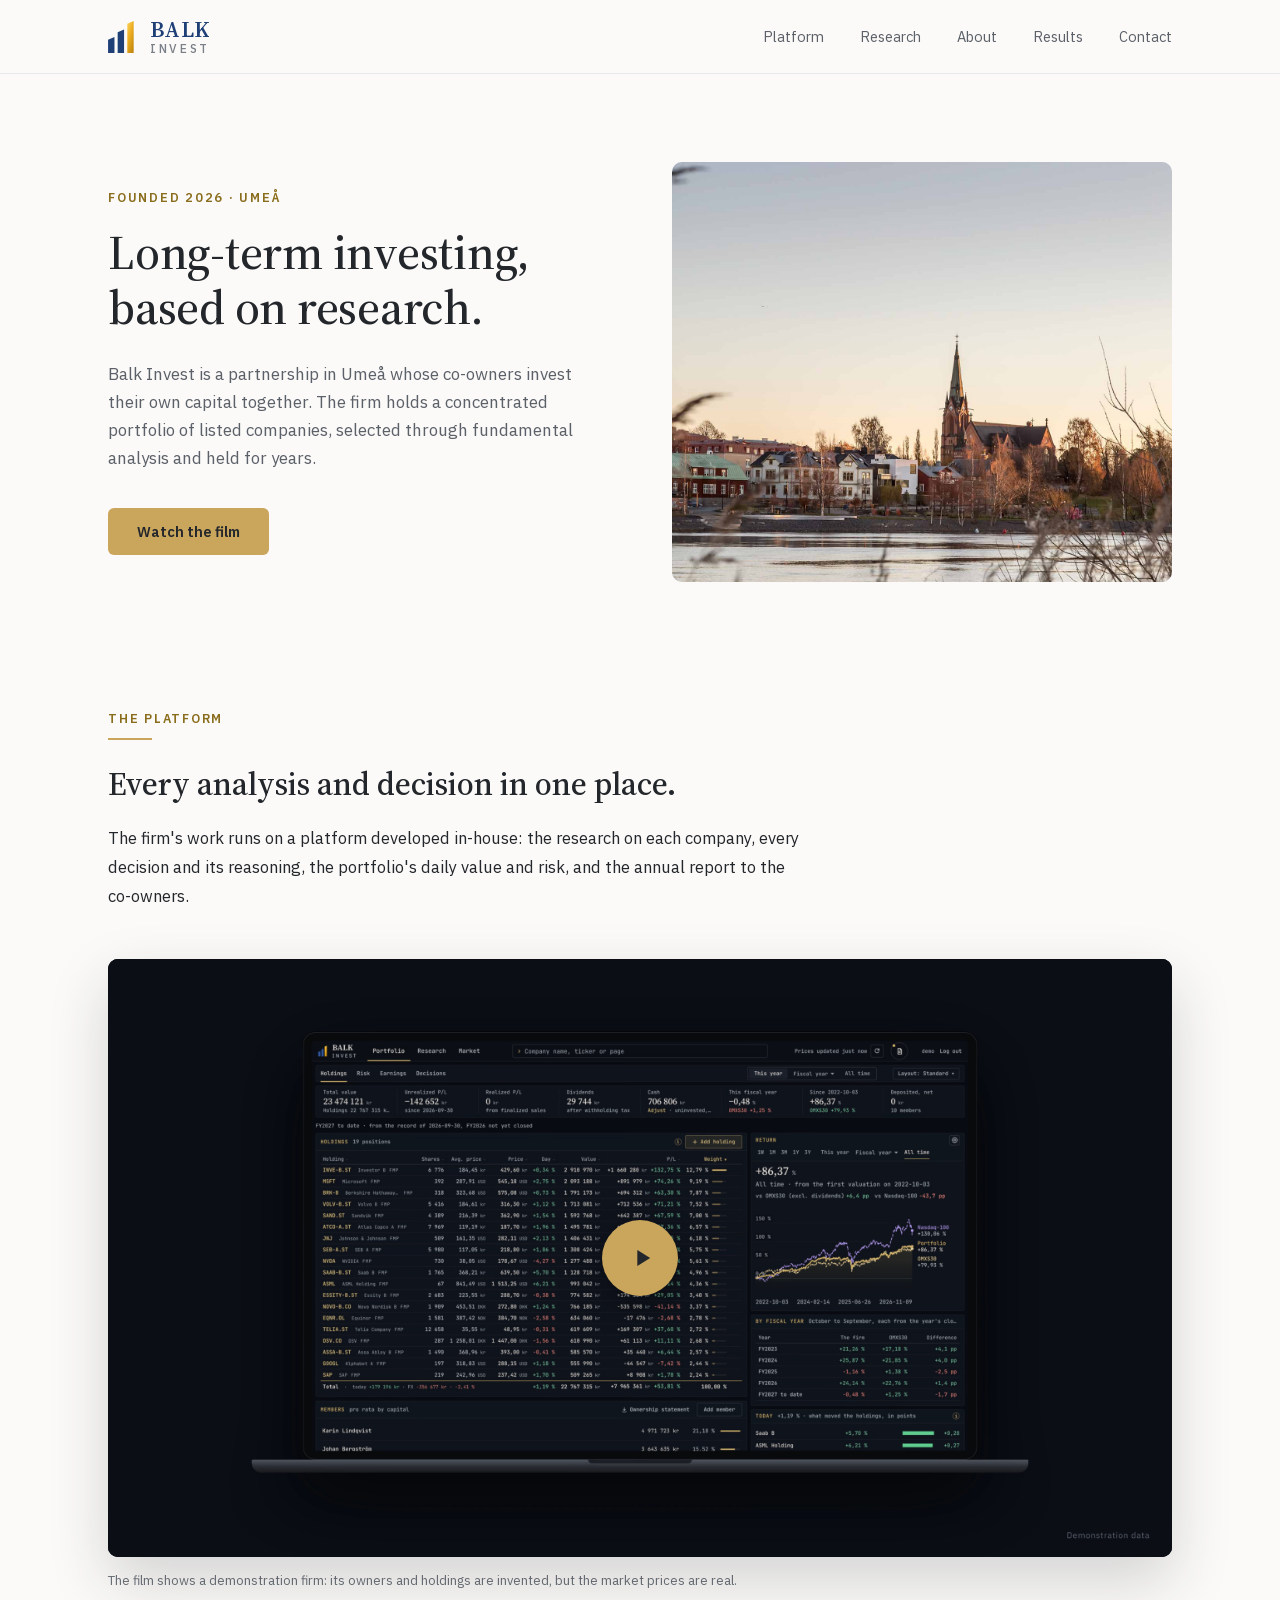
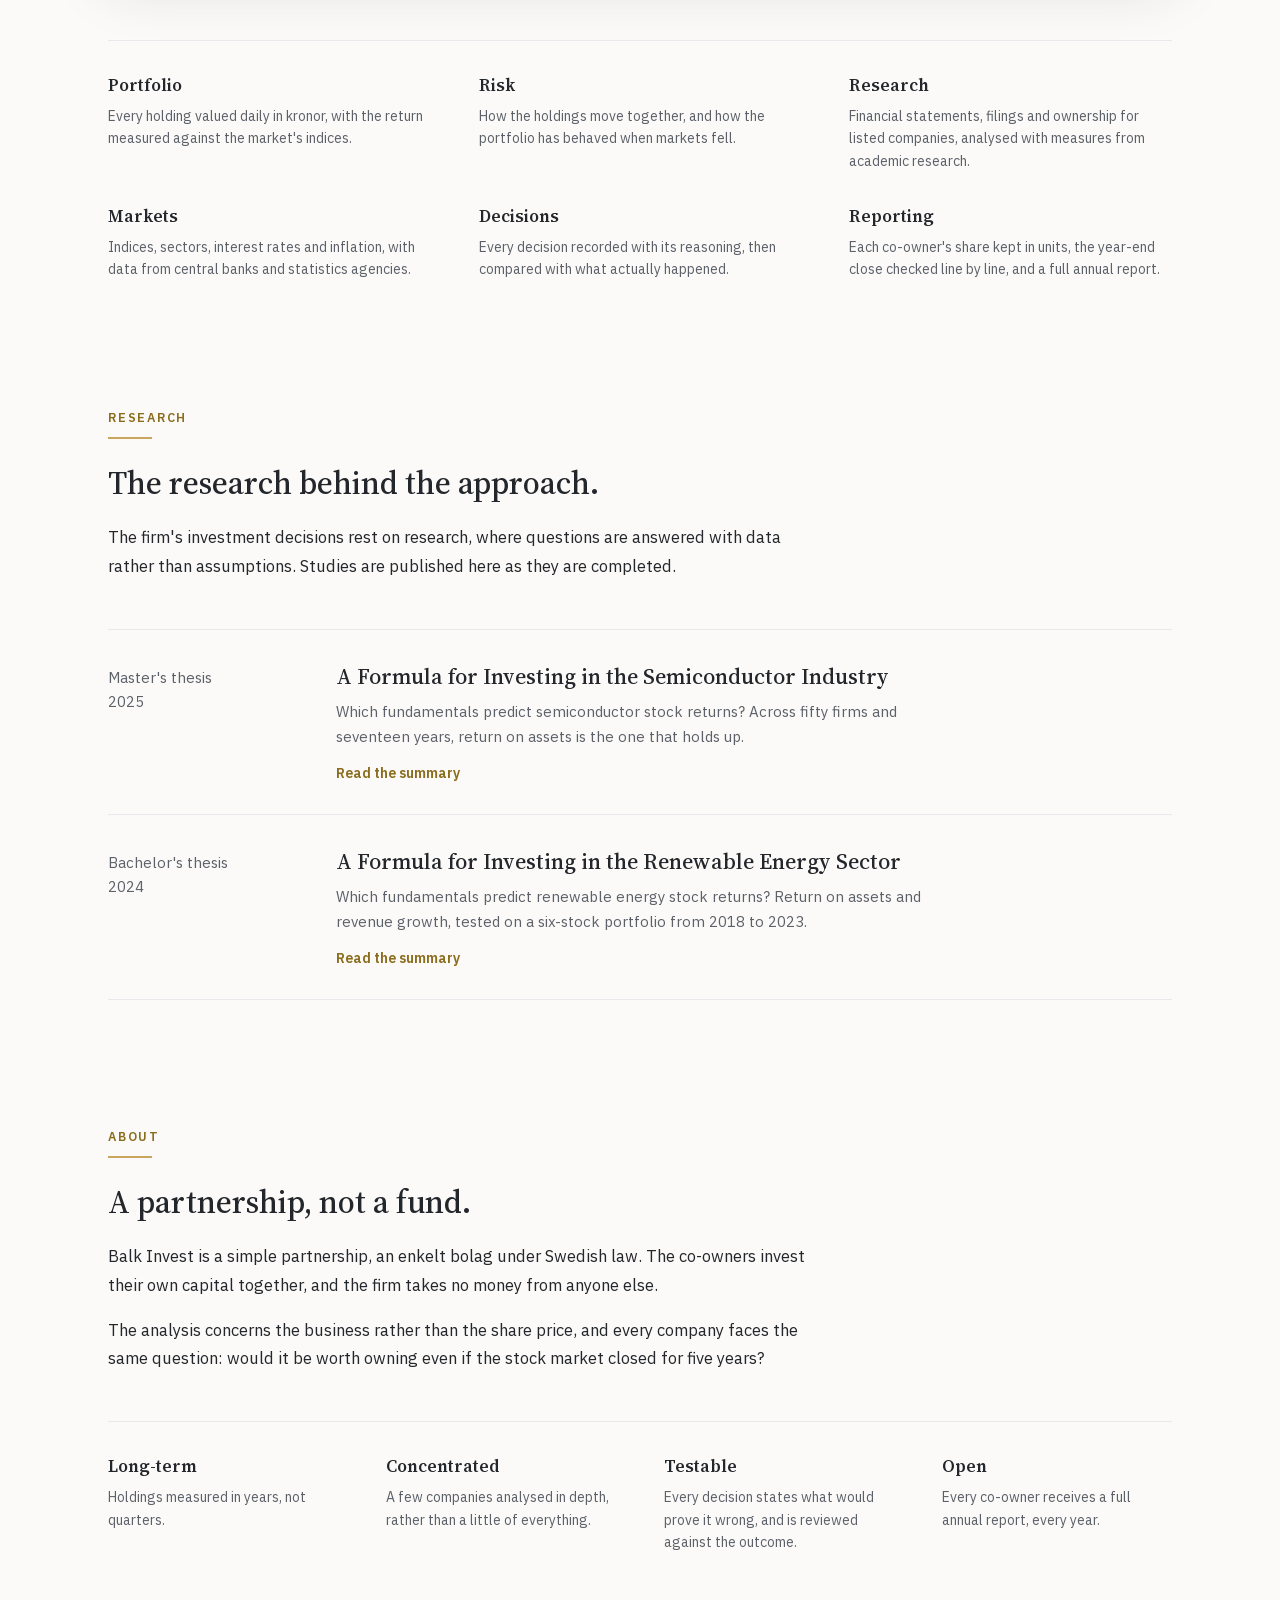
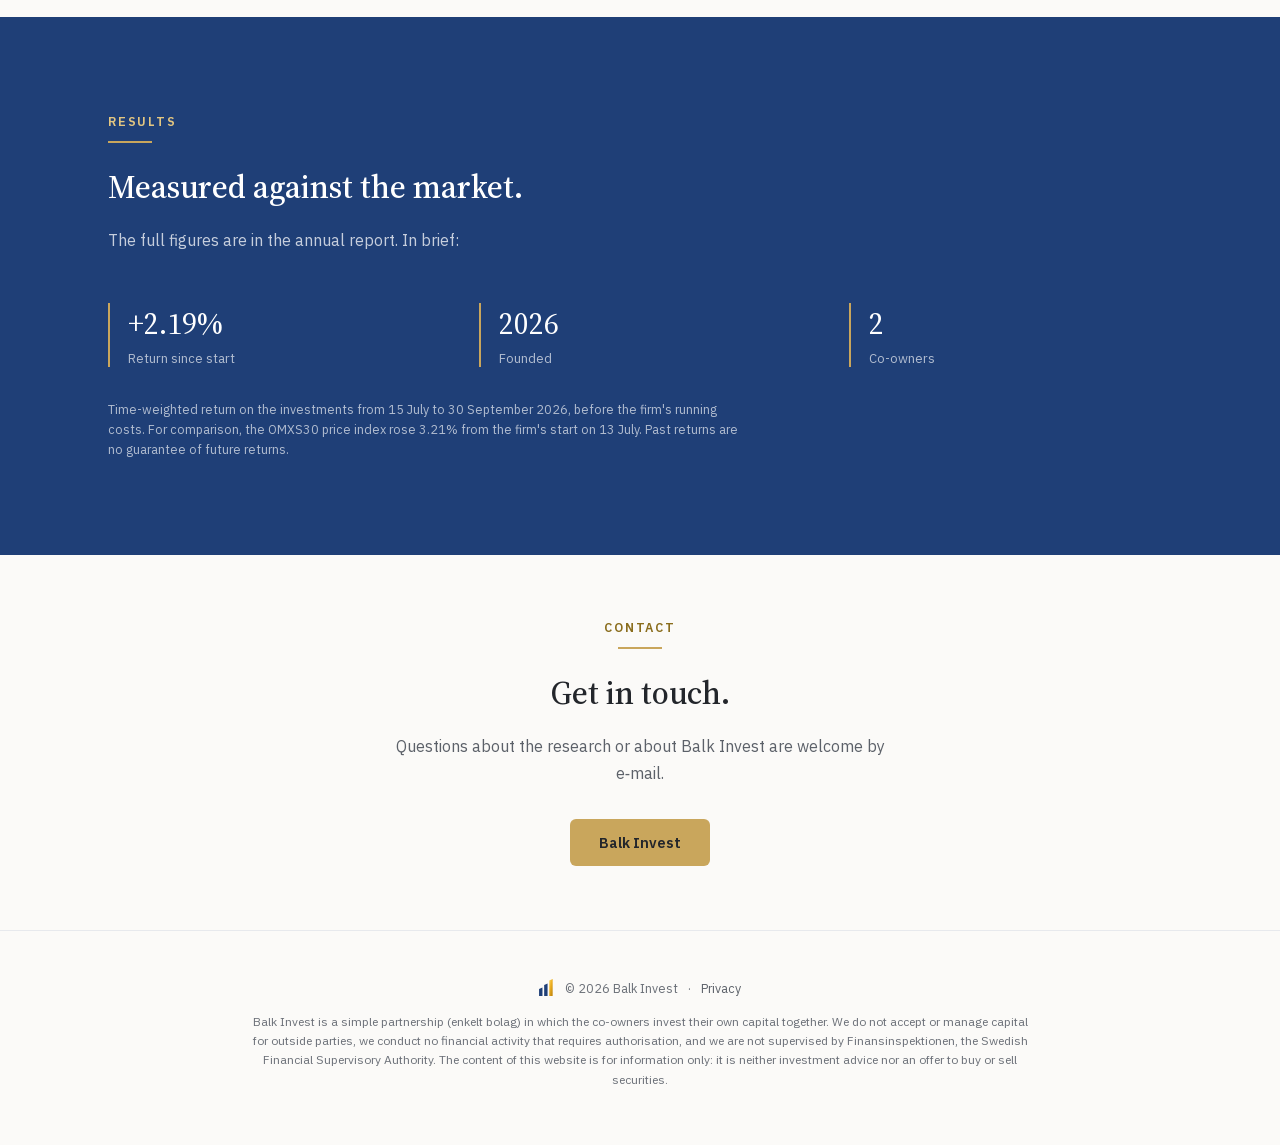
<file: index.html>
<!DOCTYPE html>
<html lang="en">
<head>
  <meta charset="UTF-8">
  <meta name="viewport" content="width=device-width, initial-scale=1">
  <title>Balk Invest</title>
  <meta name="description" content="Balk Invest is a partnership in Umeå whose co-owners invest their own capital together: a concentrated portfolio of listed companies, selected through fundamental analysis and held for the long term.">
  <meta name="theme-color" content="#fbfaf8">
  <meta name="color-scheme" content="light">
  <meta property="og:type" content="website">
  <meta property="og:site_name" content="Balk Invest">
  <meta property="og:title" content="Balk Invest">
  <meta property="og:description" content="Long-term investing, based on research. A partnership in Umeå whose co-owners invest their own capital together.">
  <meta property="og:locale" content="en_GB">
  <link rel="canonical" href="https://balkinvest.se/">
  <meta property="og:url" content="https://balkinvest.se/">
  <meta property="og:image" content="https://balkinvest.se/assets/share.jpg">
  <meta property="og:image:width" content="1200">
  <meta property="og:image:height" content="630">
  <meta property="og:image:alt" content="Balk Invest: long-term investing, based on research.">
  <meta name="twitter:card" content="summary_large_image">
  <link rel="icon" href="/favicon.ico" sizes="16x16 32x32 48x48">
  <link rel="icon" href="/favicon.svg" type="image/svg+xml">
  <link rel="icon" href="/favicon-48x48.png" sizes="48x48" type="image/png">
  <link rel="icon" href="/favicon-96x96.png" sizes="96x96" type="image/png">
  <link rel="icon" href="/favicon-192x192.png" sizes="192x192" type="image/png">
  <link rel="apple-touch-icon" href="/apple-touch-icon.png">
  <link rel="preload" href="assets/fonts/source-serif-4-v14-latin.woff2" as="font" type="font/woff2" crossorigin>
  <link rel="preload" href="assets/fonts/ibm-plex-sans-v23-latin.woff2" as="font" type="font/woff2" crossorigin>
  <link rel="stylesheet" href="styles.css">
  <script src="script.js" defer></script>
</head>
<body>
  <a class="skip-link" href="#main">Skip to content</a>

  <header class="site-header">
    <div class="header-inner">
      <!-- The platform's own mark and lettering, never redrawn or recoloured;
           on white the bars and lettering are the logo's navy. -->
      <a href="#top" class="brand" aria-label="Balk Invest, back to the top">
        <svg class="brand-mark" viewBox="0 0 56 60" xmlns="http://www.w3.org/2000/svg" aria-hidden="true" focusable="false">
          <defs>
            <linearGradient id="header-gold" x1="0%" y1="0%" x2="70%" y2="100%">
              <stop offset="0%" stop-color="#F9D563" />
              <stop offset="45%" stop-color="#EFB123" />
              <stop offset="100%" stop-color="#C4890F" />
            </linearGradient>
          </defs>
          <polygon class="brand-bar" points="0,35 12,30 12,60 0,60" />
          <polygon class="brand-bar" points="18,21 30,16 30,60 18,60" />
          <polygon points="36,5 48,0 48,60 36,60" fill="url(#header-gold)" />
        </svg>
        <span class="brand-text">
          <span class="brand-line">Balk</span>
          <span class="brand-line brand-line-accent">Invest</span>
        </span>
      </a>
      <nav class="site-nav" aria-label="Sections">
        <a href="#platform" class="nav-wide">Platform</a>
        <a href="#research">Research</a>
        <a href="#about">About</a>
        <a href="#results">Results</a>
        <a href="#contact">Contact</a>
      </nav>
    </div>
  </header>

  <main id="main">
    <section id="top" class="hero">
      <div class="hero-copy">
        <p class="kicker">Founded 2026 &middot; Umeå</p>
        <h1>Long-term investing, based on research.</h1>
        <p class="lede">Balk Invest is a partnership in Umeå whose co-owners invest their own capital together. The firm holds a concentrated portfolio of listed companies, selected through fundamental analysis and held for years.</p>
        <a class="button button-gold" href="#platform">Watch the film</a>
      </div>
      <div class="hero-photo">
        <img src="assets/hero.jpg" width="1920" height="1080" alt="Umeå at dusk: the city church above the Ume River" fetchpriority="high" decoding="async">
      </div>
    </section>

    <section id="platform" class="section">
      <p class="kicker">The platform</p>
      <div class="rule"></div>
      <h2>Every analysis and decision in one place.</h2>
      <p>The firm's work runs on a platform developed in-house: the research on each company, every decision and its reasoning, the portfolio's daily value and risk, and the annual report to the co-owners.</p>
      <figure class="film">
        <div class="film-frame">
          <video controls playsinline preload="none" poster="assets/film/poster.jpg" aria-label="Film: the Balk platform at work" aria-describedby="film-caption">
            <!-- 4K for large screens, 1080p for phones and small tablets. -->
            <source src="assets/film/balk-reel-4k.mp4" type="video/mp4" media="(min-width: 1200px)">
            <source src="assets/film/balk-reel-1080p.mp4" type="video/mp4">
            Your browser cannot play this film.
          </video>
          <button type="button" class="film-play" hidden aria-label="Play the film">
            <svg viewBox="0 0 24 24" aria-hidden="true" focusable="false"><path d="M8 5.2v13.6L19 12z" /></svg>
          </button>
        </div>
        <figcaption id="film-caption">The film shows a demonstration firm: its owners and holdings are invented, but the market prices are real.</figcaption>
      </figure>
      <div class="points points-three">
        <div>
          <h3>Portfolio</h3>
          <p>Every holding valued daily in kronor, with the return measured against the market's indices.</p>
        </div>
        <div>
          <h3>Risk</h3>
          <p>How the holdings move together, and how the portfolio has behaved when markets fell.</p>
        </div>
        <div>
          <h3>Research</h3>
          <p>Financial statements, filings and ownership for listed companies, analysed with measures from academic research.</p>
        </div>
        <div>
          <h3>Markets</h3>
          <p>Indices, sectors, interest rates and inflation, with data from central banks and statistics agencies.</p>
        </div>
        <div>
          <h3>Decisions</h3>
          <p>Every decision recorded with its reasoning, then compared with what actually happened.</p>
        </div>
        <div>
          <h3>Reporting</h3>
          <p>Each co-owner's share kept in units, the year-end close checked line by line, and a full annual report.</p>
        </div>
      </div>
    </section>

    <section id="research" class="section">
      <p class="kicker">Research</p>
      <div class="rule"></div>
      <h2>The research behind the approach.</h2>
      <p>The firm's investment decisions rest on research, where questions are answered with data rather than assumptions. Studies are published here as they are completed.</p>
      <ul class="papers">
        <li class="paper-item">
          <p class="paper-meta">Master's thesis<br>2025</p>
          <div>
            <h3><a href="research/semiconductor-formula/">A Formula for Investing in the Semiconductor Industry</a></h3>
            <p>Which fundamentals predict semiconductor stock returns? Across fifty firms and seventeen years, return on assets is the one that holds up.</p>
            <a class="paper-link" href="research/semiconductor-formula/">Read the summary</a>
          </div>
        </li>
        <li class="paper-item">
          <p class="paper-meta">Bachelor's thesis<br>2024</p>
          <div>
            <h3><a href="research/renewable-energy-formula/">A Formula for Investing in the Renewable Energy Sector</a></h3>
            <p>Which fundamentals predict renewable energy stock returns? Return on assets and revenue growth, tested on a six-stock portfolio from 2018 to 2023.</p>
            <a class="paper-link" href="research/renewable-energy-formula/">Read the summary</a>
          </div>
        </li>
      </ul>
    </section>

    <section id="about" class="section">
      <p class="kicker">About</p>
      <div class="rule"></div>
      <h2>A partnership, not a fund.</h2>
      <p>Balk Invest is a simple partnership, an enkelt bolag under Swedish law. The co-owners invest their own capital together, and the firm takes no money from anyone else.</p>
      <p>The analysis concerns the business rather than the share price, and every company faces the same question: would it be worth owning even if the stock market closed for five years?</p>
      <div class="points points-four">
        <div>
          <h3>Long-term</h3>
          <p>Holdings measured in years, not quarters.</p>
        </div>
        <div>
          <h3>Concentrated</h3>
          <p>A few companies analysed in depth, rather than a little of everything.</p>
        </div>
        <div>
          <h3>Testable</h3>
          <p>Every decision states what would prove it wrong, and is reviewed against the outcome.</p>
        </div>
        <div>
          <h3>Open</h3>
          <p>Every co-owner receives a full annual report, every year.</p>
        </div>
      </div>
    </section>

    <section id="results" class="results">
      <div class="results-inner">
        <p class="kicker kicker-light">Results</p>
        <div class="rule"></div>
        <h2>Measured against the market.</h2>
        <p class="lede">The full figures are in the annual report. In brief:</p>
        <div class="stats">
          <div class="stat">
            <!-- From the FY2026 annual report: the portfolio's time-weighted return, 15 July - 30 September 2026. -->
            <div class="stat-value">+2.19%</div>
            <div class="stat-label">Return since start</div>
          </div>
          <div class="stat">
            <div class="stat-value">2026</div>
            <div class="stat-label">Founded</div>
          </div>
          <div class="stat">
            <div class="stat-value">2</div>
            <div class="stat-label">Co-owners</div>
          </div>
        </div>
        <p class="notice">Time-weighted return on the investments from 15 July to 30 September 2026, before the firm's running costs. For comparison, the OMXS30 price index rose 3.21% from the firm's start on 13 July. Past returns are no guarantee of future returns.</p>
      </div>
    </section>


    <section id="contact" class="section contact">
      <p class="kicker">Contact</p>
      <div class="rule"></div>
      <h2>Get in touch.</h2>
      <p>Questions about the research or about Balk Invest are welcome by e&#8209;mail.</p>
      <a class="button button-gold" href="mailto:balkinvestmentbolag@gmail.com" title="balkinvestmentbolag@gmail.com" aria-label="E-mail Balk Invest at balkinvestmentbolag@gmail.com">Balk Invest</a>
    </section>
  </main>

  <footer class="site-footer">
    <div class="footer-brand">
      <svg class="brand-mark" viewBox="0 0 56 60" xmlns="http://www.w3.org/2000/svg" aria-hidden="true" focusable="false">
        <defs>
          <linearGradient id="footer-gold" x1="0%" y1="0%" x2="70%" y2="100%">
            <stop offset="0%" stop-color="#F9D563" />
            <stop offset="45%" stop-color="#EFB123" />
            <stop offset="100%" stop-color="#C4890F" />
          </linearGradient>
        </defs>
        <polygon class="brand-bar" points="0,35 12,30 12,60 0,60" />
        <polygon class="brand-bar" points="18,21 30,16 30,60 18,60" />
        <polygon points="36,5 48,0 48,60 36,60" fill="url(#footer-gold)" />
      </svg>
      <span>&copy; 2026 Balk Invest</span>
      <span aria-hidden="true">&middot;</span>
      <a href="/privacy/">Privacy</a>
    </div>
    <p class="legal">Balk Invest is a simple partnership (enkelt bolag) in which the co-owners invest their own capital together. We do not accept or manage capital for outside parties, we conduct no financial activity that requires authorisation, and we are not supervised by Finansinspektionen, the Swedish Financial Supervisory Authority. The content of this website is for information only: it is neither investment advice nor an offer to buy or sell securities.</p>
  </footer>

</body>
</html>
</file>
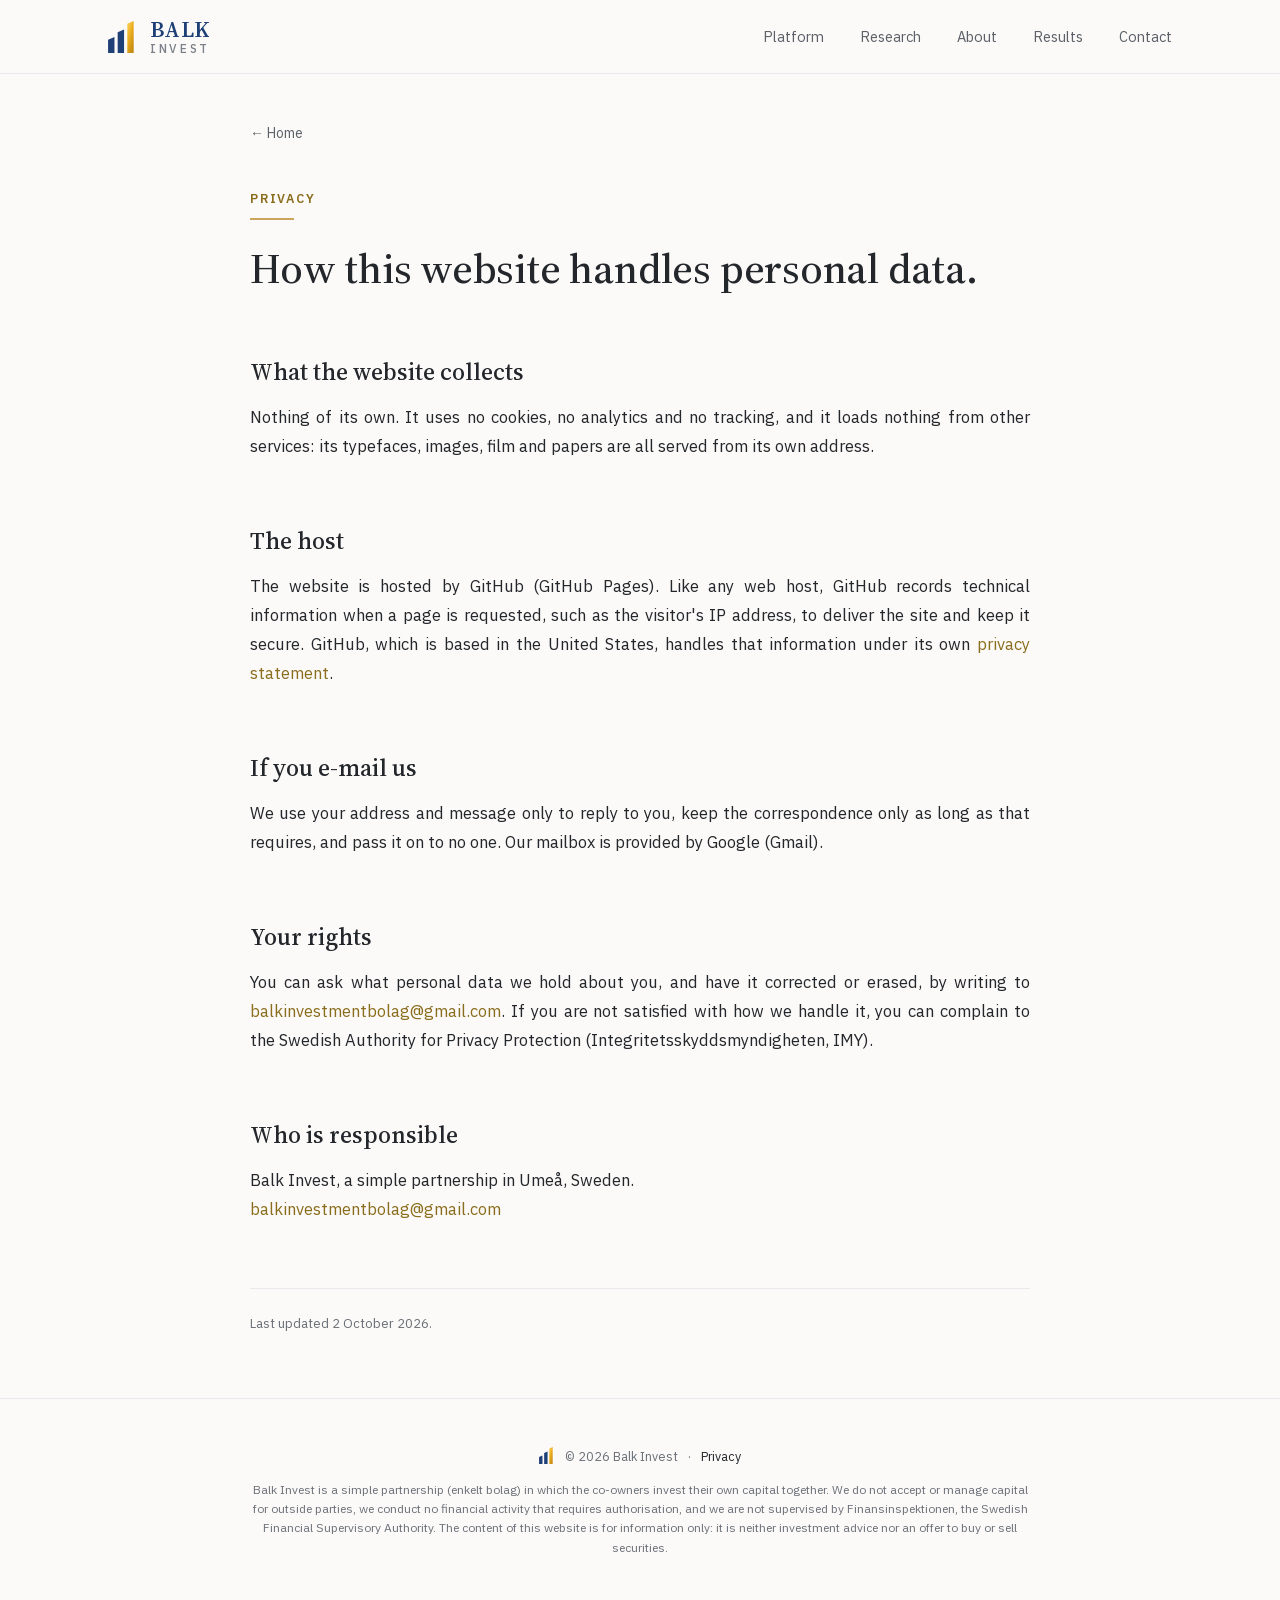
<file: privacy/index.html>
<!DOCTYPE html>
<html lang="en">
<head>
  <meta charset="UTF-8">
  <meta name="viewport" content="width=device-width, initial-scale=1">
  <title>Privacy · Balk Invest</title>
  <meta name="description" content="How the Balk Invest website handles personal data: no cookies, no analytics, no tracking.">
  <meta name="theme-color" content="#fbfaf8">
  <meta name="color-scheme" content="light">
  <link rel="canonical" href="https://balkinvest.se/privacy/">
  <link rel="icon" href="/favicon.ico" sizes="16x16 32x32 48x48">
  <link rel="icon" href="/favicon.svg" type="image/svg+xml">
  <link rel="icon" href="/favicon-48x48.png" sizes="48x48" type="image/png">
  <link rel="icon" href="/favicon-96x96.png" sizes="96x96" type="image/png">
  <link rel="icon" href="/favicon-192x192.png" sizes="192x192" type="image/png">
  <link rel="apple-touch-icon" href="/apple-touch-icon.png">
  <link rel="preload" href="/assets/fonts/source-serif-4-v14-latin.woff2" as="font" type="font/woff2" crossorigin>
  <link rel="preload" href="/assets/fonts/ibm-plex-sans-v23-latin.woff2" as="font" type="font/woff2" crossorigin>
  <link rel="stylesheet" href="/styles.css">
</head>
<body>
  <a class="skip-link" href="#main">Skip to content</a>

  <header class="site-header">
    <div class="header-inner">
      <!-- The platform's own mark and lettering, never redrawn or recoloured;
           on white the bars and lettering are the logo's navy. -->
      <a href="/" class="brand" aria-label="Balk Invest, home">
        <svg class="brand-mark" viewBox="0 0 56 60" xmlns="http://www.w3.org/2000/svg" aria-hidden="true" focusable="false">
          <defs>
            <linearGradient id="header-gold" x1="0%" y1="0%" x2="70%" y2="100%">
              <stop offset="0%" stop-color="#F9D563" />
              <stop offset="45%" stop-color="#EFB123" />
              <stop offset="100%" stop-color="#C4890F" />
            </linearGradient>
          </defs>
          <polygon class="brand-bar" points="0,35 12,30 12,60 0,60" />
          <polygon class="brand-bar" points="18,21 30,16 30,60 18,60" />
          <polygon points="36,5 48,0 48,60 36,60" fill="url(#header-gold)" />
        </svg>
        <span class="brand-text">
          <span class="brand-line">Balk</span>
          <span class="brand-line brand-line-accent">Invest</span>
        </span>
      </a>
      <nav class="site-nav" aria-label="Sections">
        <a href="/#platform" class="nav-wide">Platform</a>
        <a href="/#research">Research</a>
        <a href="/#about">About</a>
        <a href="/#results">Results</a>
        <a href="/#contact">Contact</a>
      </nav>
    </div>
  </header>

  <main id="main" class="article">
    <a class="back-link" href="/">&larr; Home</a>

    <header class="article-header">
      <p class="kicker">Privacy</p>
      <div class="rule"></div>
      <h1>How this website handles personal data.</h1>
    </header>

    <section class="article-section" aria-labelledby="collects">
      <h2 id="collects">What the website collects</h2>
      <p>Nothing of its own. It uses no cookies, no analytics and no tracking, and it loads nothing from other services: its typefaces, images, film and papers are all served from its own address.</p>
    </section>

    <section class="article-section" aria-labelledby="host">
      <h2 id="host">The host</h2>
      <p>The website is hosted by GitHub (GitHub Pages). Like any web host, GitHub records technical information when a page is requested, such as the visitor's IP address, to deliver the site and keep it secure. GitHub, which is based in the United States, handles that information under its own <a href="https://docs.github.com/en/site-policy/privacy-policies/github-general-privacy-statement">privacy statement</a>.</p>
    </section>

    <section class="article-section" aria-labelledby="email">
      <h2 id="email">If you e-mail us</h2>
      <p>We use your address and message only to reply to you, keep the correspondence only as long as that requires, and pass it on to no one. Our mailbox is provided by Google (Gmail).</p>
    </section>

    <section class="article-section" aria-labelledby="rights">
      <h2 id="rights">Your rights</h2>
      <p>You can ask what personal data we hold about you, and have it corrected or erased, by writing to <a href="mailto:balkinvestmentbolag@gmail.com">balkinvestmentbolag@gmail.com</a>. If you are not satisfied with how we handle it, you can complain to the Swedish Authority for Privacy Protection (Integritetsskyddsmyndigheten, IMY).</p>
    </section>

    <section class="article-section" aria-labelledby="responsible">
      <h2 id="responsible">Who is responsible</h2>
      <p>Balk Invest, a simple partnership in Umeå, Sweden.<br><a href="mailto:balkinvestmentbolag@gmail.com">balkinvestmentbolag@gmail.com</a></p>
    </section>

    <p class="article-note">Last updated 2 October 2026.</p>
  </main>

  <footer class="site-footer">
    <div class="footer-brand">
      <svg class="brand-mark" viewBox="0 0 56 60" xmlns="http://www.w3.org/2000/svg" aria-hidden="true" focusable="false">
        <defs>
          <linearGradient id="footer-gold" x1="0%" y1="0%" x2="70%" y2="100%">
            <stop offset="0%" stop-color="#F9D563" />
            <stop offset="45%" stop-color="#EFB123" />
            <stop offset="100%" stop-color="#C4890F" />
          </linearGradient>
        </defs>
        <polygon class="brand-bar" points="0,35 12,30 12,60 0,60" />
        <polygon class="brand-bar" points="18,21 30,16 30,60 18,60" />
        <polygon points="36,5 48,0 48,60 36,60" fill="url(#footer-gold)" />
      </svg>
      <span>&copy; 2026 Balk Invest</span>
      <span aria-hidden="true">&middot;</span>
      <a href="/privacy/" aria-current="page">Privacy</a>
    </div>
    <p class="legal">Balk Invest is a simple partnership (enkelt bolag) in which the co-owners invest their own capital together. We do not accept or manage capital for outside parties, we conduct no financial activity that requires authorisation, and we are not supervised by Finansinspektionen, the Swedish Financial Supervisory Authority. The content of this website is for information only: it is neither investment advice nor an offer to buy or sell securities.</p>
  </footer>

</body>
</html>
</file>
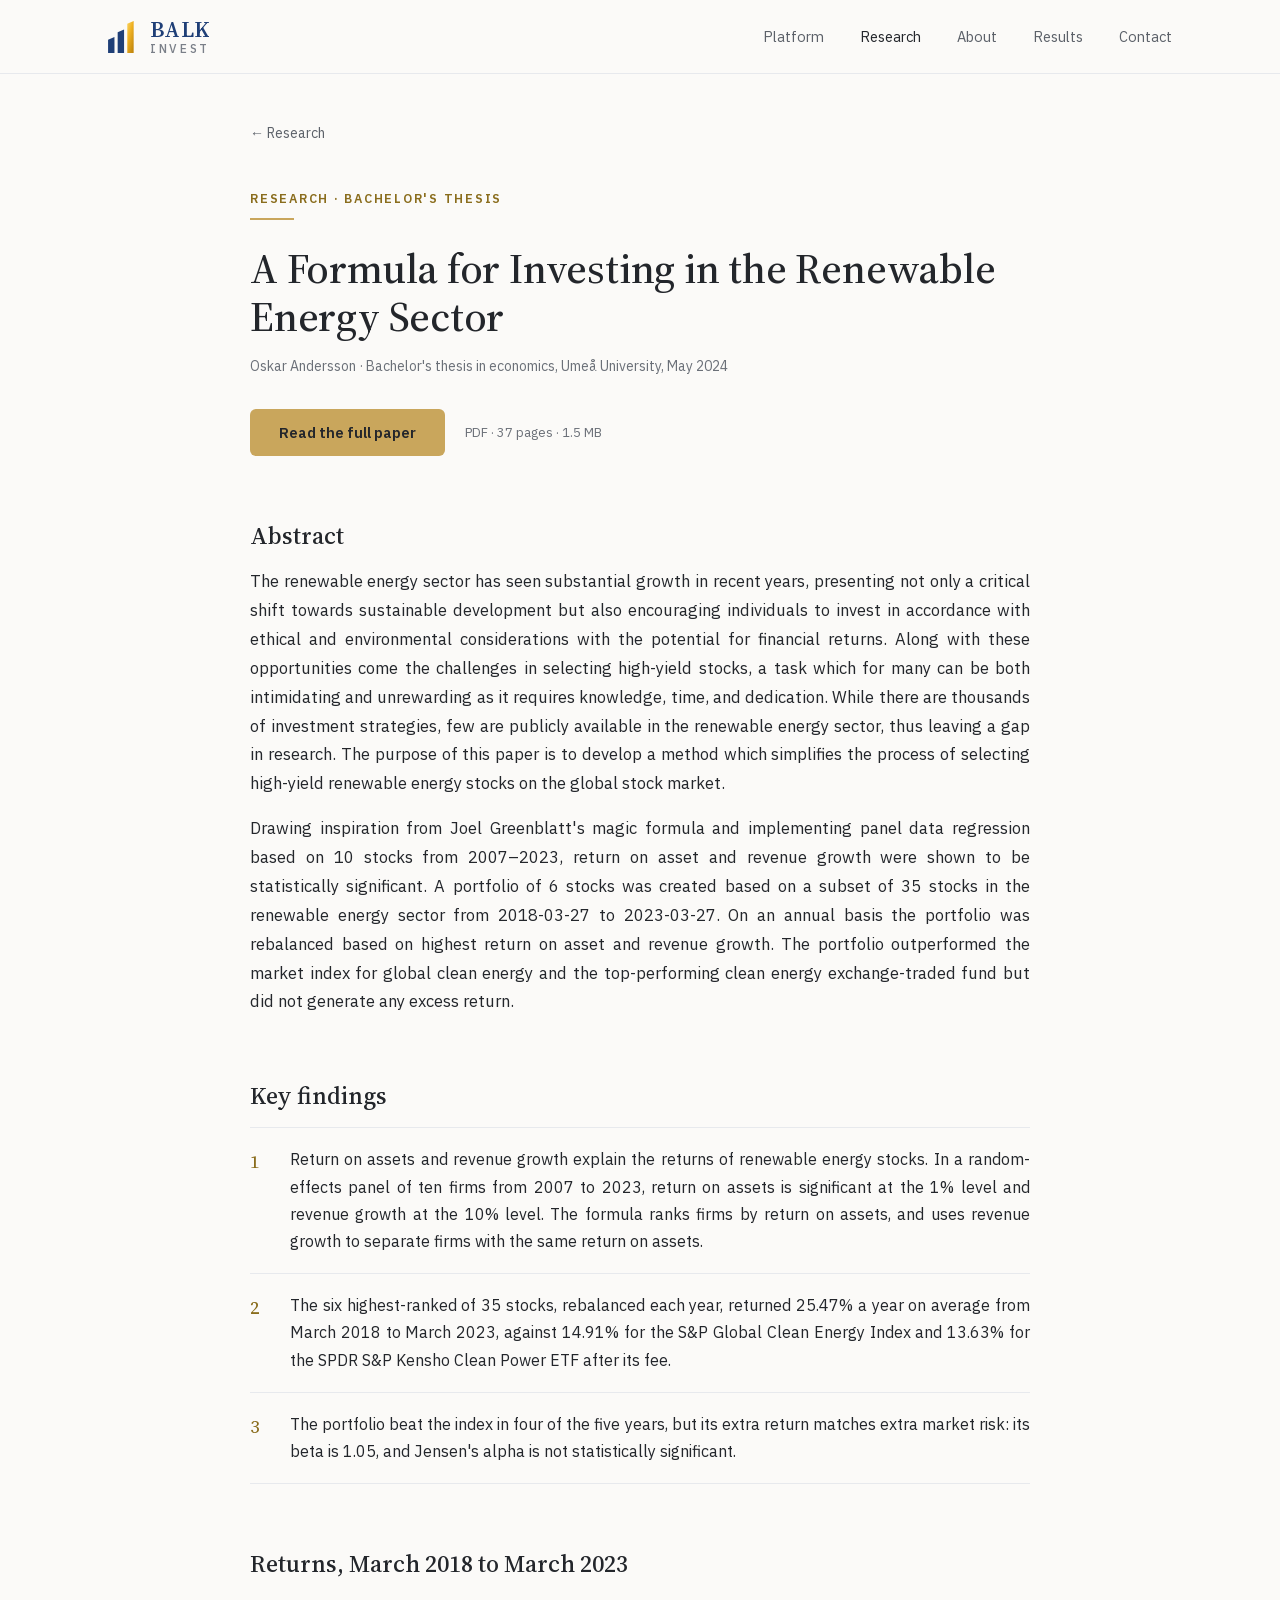
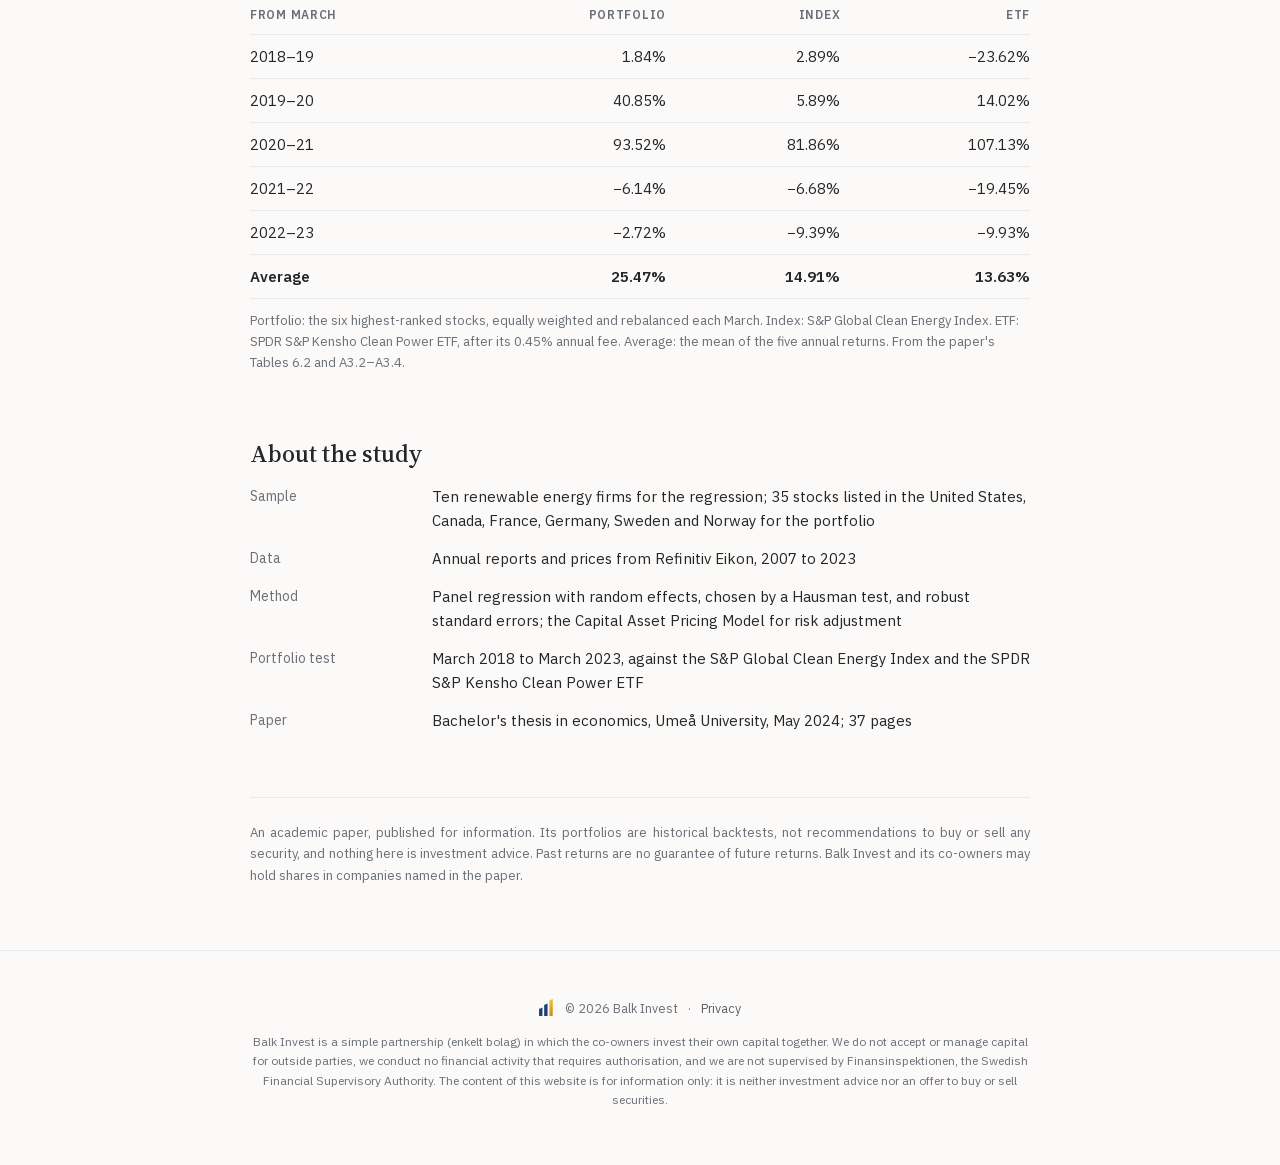
<file: research/renewable-energy-formula/index.html>
<!DOCTYPE html>
<html lang="en">
<head>
  <meta charset="UTF-8">
  <meta name="viewport" content="width=device-width, initial-scale=1">
  <title>A Formula for Investing in the Renewable Energy Sector · Balk Invest</title>
  <meta name="description" content="Which fundamentals predict renewable energy stock returns? Return on assets and revenue growth, tested on a six-stock portfolio from 2018 to 2023.">
  <meta name="theme-color" content="#fbfaf8">
  <meta name="color-scheme" content="light">
  <link rel="canonical" href="https://balkinvest.se/research/renewable-energy-formula/">
  <meta property="og:type" content="article">
  <meta property="og:site_name" content="Balk Invest">
  <meta property="og:title" content="A Formula for Investing in the Renewable Energy Sector">
  <meta property="og:description" content="Which fundamentals predict renewable energy stock returns? Return on assets and revenue growth, tested on a six-stock portfolio from 2018 to 2023.">
  <meta property="og:locale" content="en_GB">
  <meta property="og:url" content="https://balkinvest.se/research/renewable-energy-formula/">
  <meta property="og:image" content="https://balkinvest.se/assets/share.jpg">
  <meta property="og:image:width" content="1200">
  <meta property="og:image:height" content="630">
  <meta property="og:image:alt" content="Balk Invest: long-term investing, based on research.">
  <meta name="twitter:card" content="summary_large_image">
  <!-- The paper's record for Google Scholar. -->
  <meta name="citation_title" content="A Formula for Investing in the Renewable Energy Sector">
  <meta name="citation_author" content="Andersson, Oskar">
  <meta name="citation_publication_date" content="2024/05/31">
  <meta name="citation_dissertation_institution" content="Umeå University">
  <meta name="citation_language" content="en">
  <meta name="citation_pdf_url" content="https://balkinvest.se/research/renewable-energy-formula/a-formula-for-investing-in-the-renewable-energy-sector.pdf">
  <link rel="icon" href="/favicon.ico" sizes="16x16 32x32 48x48">
  <link rel="icon" href="/favicon.svg" type="image/svg+xml">
  <link rel="icon" href="/favicon-48x48.png" sizes="48x48" type="image/png">
  <link rel="icon" href="/favicon-96x96.png" sizes="96x96" type="image/png">
  <link rel="icon" href="/favicon-192x192.png" sizes="192x192" type="image/png">
  <link rel="apple-touch-icon" href="/apple-touch-icon.png">
  <link rel="preload" href="/assets/fonts/source-serif-4-v14-latin.woff2" as="font" type="font/woff2" crossorigin>
  <link rel="preload" href="/assets/fonts/ibm-plex-sans-v23-latin.woff2" as="font" type="font/woff2" crossorigin>
  <link rel="stylesheet" href="/styles.css">
</head>
<body>
  <a class="skip-link" href="#main">Skip to content</a>

  <header class="site-header">
    <div class="header-inner">
      <!-- The platform's own mark and lettering, never redrawn or recoloured;
           on white the bars and lettering are the logo's navy. -->
      <a href="/" class="brand" aria-label="Balk Invest, home">
        <svg class="brand-mark" viewBox="0 0 56 60" xmlns="http://www.w3.org/2000/svg" aria-hidden="true" focusable="false">
          <defs>
            <linearGradient id="header-gold" x1="0%" y1="0%" x2="70%" y2="100%">
              <stop offset="0%" stop-color="#F9D563" />
              <stop offset="45%" stop-color="#EFB123" />
              <stop offset="100%" stop-color="#C4890F" />
            </linearGradient>
          </defs>
          <polygon class="brand-bar" points="0,35 12,30 12,60 0,60" />
          <polygon class="brand-bar" points="18,21 30,16 30,60 18,60" />
          <polygon points="36,5 48,0 48,60 36,60" fill="url(#header-gold)" />
        </svg>
        <span class="brand-text">
          <span class="brand-line">Balk</span>
          <span class="brand-line brand-line-accent">Invest</span>
        </span>
      </a>
      <nav class="site-nav" aria-label="Sections">
        <a href="/#platform" class="nav-wide">Platform</a>
        <a href="/#research" aria-current="page">Research</a>
        <a href="/#about">About</a>
        <a href="/#results">Results</a>
        <a href="/#contact">Contact</a>
      </nav>
    </div>
  </header>

  <main id="main" class="article">
    <a class="back-link" href="/#research">&larr; Research</a>

    <header class="article-header">
      <p class="kicker">Research &middot; Bachelor's thesis</p>
      <div class="rule"></div>
      <h1>A Formula for Investing in the Renewable Energy Sector</h1>
      <p class="paper-byline">Oskar Andersson &middot; Bachelor's thesis in economics, Umeå University, May 2024</p>
      <div class="paper-download">
        <a class="button button-gold" href="a-formula-for-investing-in-the-renewable-energy-sector.pdf" type="application/pdf">Read the full paper</a>
        <span>PDF &middot; 37 pages &middot; 1.5 MB</span>
      </div>
    </header>

    <section class="article-section" aria-labelledby="abstract">
      <h2 id="abstract">Abstract</h2>
      <p>The renewable energy sector has seen substantial growth in recent years, presenting not only a critical shift towards sustainable development but also encouraging individuals to invest in accordance with ethical and environmental considerations with the potential for financial returns. Along with these opportunities come the challenges in selecting high-yield stocks, a task which for many can be both intimidating and unrewarding as it requires knowledge, time, and dedication. While there are thousands of investment strategies, few are publicly available in the renewable energy sector, thus leaving a gap in research. The purpose of this paper is to develop a method which simplifies the process of selecting high-yield renewable energy stocks on the global stock market.</p>
      <p>Drawing inspiration from Joel Greenblatt's magic formula and implementing panel data regression based on 10 stocks from 2007–2023, return on asset and revenue growth were shown to be statistically significant. A portfolio of 6 stocks was created based on a subset of 35 stocks in the renewable energy sector from 2018-03-27 to 2023-03-27. On an annual basis the portfolio was rebalanced based on highest return on asset and revenue growth. The portfolio outperformed the market index for global clean energy and the top-performing clean energy exchange-traded fund but did not generate any excess return.</p>
    </section>

    <section class="article-section" aria-labelledby="findings">
      <h2 id="findings">Key findings</h2>
      <ol class="findings">
        <li>Return on assets and revenue growth explain the returns of renewable energy stocks. In a random-effects panel of ten firms from 2007 to 2023, return on assets is significant at the 1% level and revenue growth at the 10% level. The formula ranks firms by return on assets, and uses revenue growth to separate firms with the same return on assets.</li>
        <li>The six highest-ranked of 35 stocks, rebalanced each year, returned 25.47% a year on average from March 2018 to March 2023, against 14.91% for the S&amp;P Global Clean Energy Index and 13.63% for the SPDR S&amp;P Kensho Clean Power ETF after its fee.</li>
        <li>The portfolio beat the index in four of the five years, but its extra return matches extra market risk: its beta is 1.05, and Jensen's alpha is not statistically significant.</li>
      </ol>
    </section>

    <section class="article-section" aria-labelledby="returns">
      <h2 id="returns">Returns, March 2018 to March 2023</h2>
      <div class="table-scroll">
        <table class="data-table">
          <caption>Portfolio: the six highest-ranked stocks, equally weighted and rebalanced each March. Index: S&amp;P Global Clean Energy Index. ETF: SPDR S&amp;P Kensho Clean Power ETF, after its 0.45% annual fee. Average: the mean of the five annual returns. From the paper's Tables 6.2 and A3.2–A3.4.</caption>
          <thead>
            <tr>
              <th scope="col">From March</th>
              <th scope="col" class="number">Portfolio</th>
              <th scope="col" class="number">Index</th>
              <th scope="col" class="number">ETF</th>
            </tr>
          </thead>
          <tbody>
            <tr>
              <td>2018–19</td>
              <td class="number">1.84%</td>
              <td class="number">2.89%</td>
              <td class="number">&minus;23.62%</td>
            </tr>
            <tr>
              <td>2019–20</td>
              <td class="number">40.85%</td>
              <td class="number">5.89%</td>
              <td class="number">14.02%</td>
            </tr>
            <tr>
              <td>2020–21</td>
              <td class="number">93.52%</td>
              <td class="number">81.86%</td>
              <td class="number">107.13%</td>
            </tr>
            <tr>
              <td>2021–22</td>
              <td class="number">&minus;6.14%</td>
              <td class="number">&minus;6.68%</td>
              <td class="number">&minus;19.45%</td>
            </tr>
            <tr>
              <td>2022–23</td>
              <td class="number">&minus;2.72%</td>
              <td class="number">&minus;9.39%</td>
              <td class="number">&minus;9.93%</td>
            </tr>
            <tr class="total">
              <td>Average</td>
              <td class="number">25.47%</td>
              <td class="number">14.91%</td>
              <td class="number">13.63%</td>
            </tr>
          </tbody>
        </table>
      </div>
    </section>

    <section class="article-section" aria-labelledby="study">
      <h2 id="study">About the study</h2>
      <dl class="facts">
        <dt>Sample</dt>
        <dd>Ten renewable energy firms for the regression; 35 stocks listed in the United States, Canada, France, Germany, Sweden and Norway for the portfolio</dd>
        <dt>Data</dt>
        <dd>Annual reports and prices from Refinitiv Eikon, 2007 to 2023</dd>
        <dt>Method</dt>
        <dd>Panel regression with random effects, chosen by a Hausman test, and robust standard errors; the Capital Asset Pricing Model for risk adjustment</dd>
        <dt>Portfolio test</dt>
        <dd>March 2018 to March 2023, against the S&amp;P Global Clean Energy Index and the SPDR S&amp;P Kensho Clean Power ETF</dd>
        <dt>Paper</dt>
        <dd>Bachelor's thesis in economics, Umeå University, May 2024; 37 pages</dd>
      </dl>
    </section>

    <p class="article-note">An academic paper, published for information. Its portfolios are historical backtests, not recommendations to buy or sell any security, and nothing here is investment advice. Past returns are no guarantee of future returns. Balk Invest and its co-owners may hold shares in companies named in the paper.</p>
  </main>

  <footer class="site-footer">
    <div class="footer-brand">
      <svg class="brand-mark" viewBox="0 0 56 60" xmlns="http://www.w3.org/2000/svg" aria-hidden="true" focusable="false">
        <defs>
          <linearGradient id="footer-gold" x1="0%" y1="0%" x2="70%" y2="100%">
            <stop offset="0%" stop-color="#F9D563" />
            <stop offset="45%" stop-color="#EFB123" />
            <stop offset="100%" stop-color="#C4890F" />
          </linearGradient>
        </defs>
        <polygon class="brand-bar" points="0,35 12,30 12,60 0,60" />
        <polygon class="brand-bar" points="18,21 30,16 30,60 18,60" />
        <polygon points="36,5 48,0 48,60 36,60" fill="url(#footer-gold)" />
      </svg>
      <span>&copy; 2026 Balk Invest</span>
      <span aria-hidden="true">&middot;</span>
      <a href="/privacy/">Privacy</a>
    </div>
    <p class="legal">Balk Invest is a simple partnership (enkelt bolag) in which the co-owners invest their own capital together. We do not accept or manage capital for outside parties, we conduct no financial activity that requires authorisation, and we are not supervised by Finansinspektionen, the Swedish Financial Supervisory Authority. The content of this website is for information only: it is neither investment advice nor an offer to buy or sell securities.</p>
  </footer>

</body>
</html>
</file>
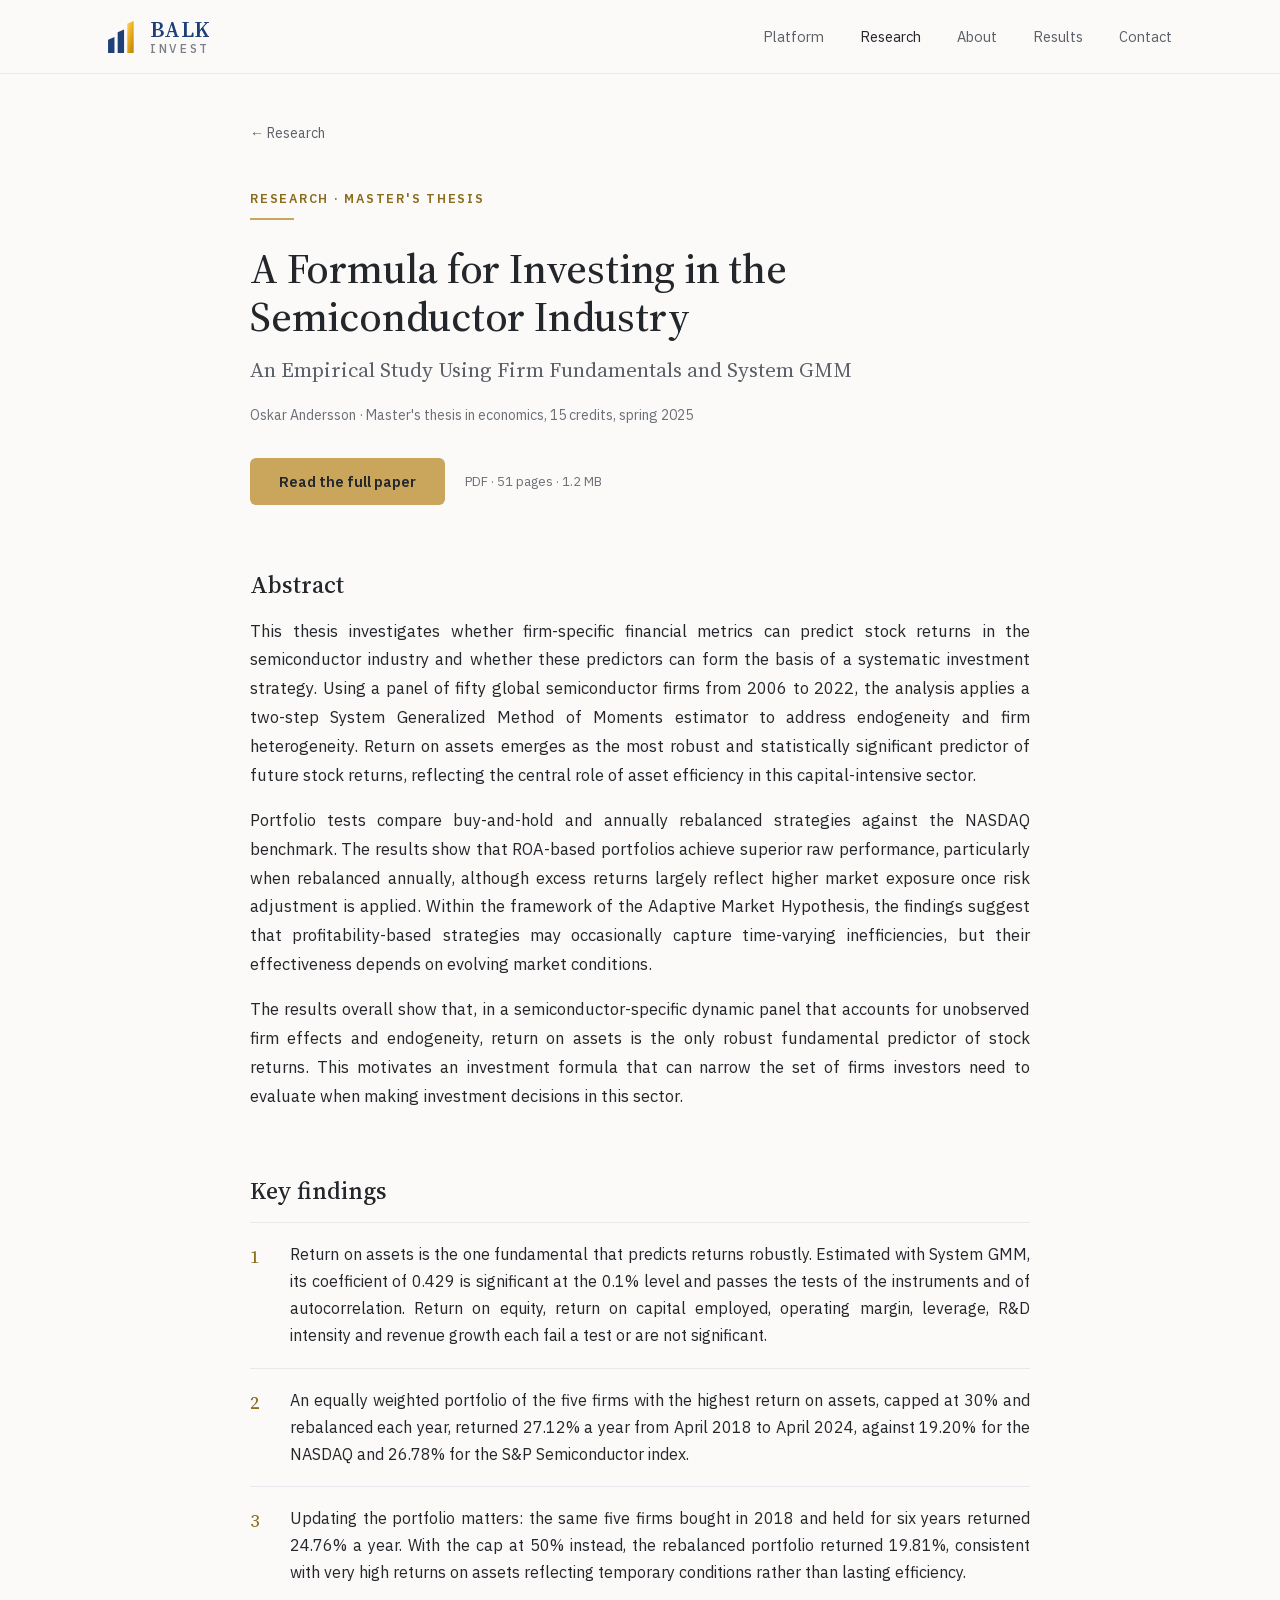
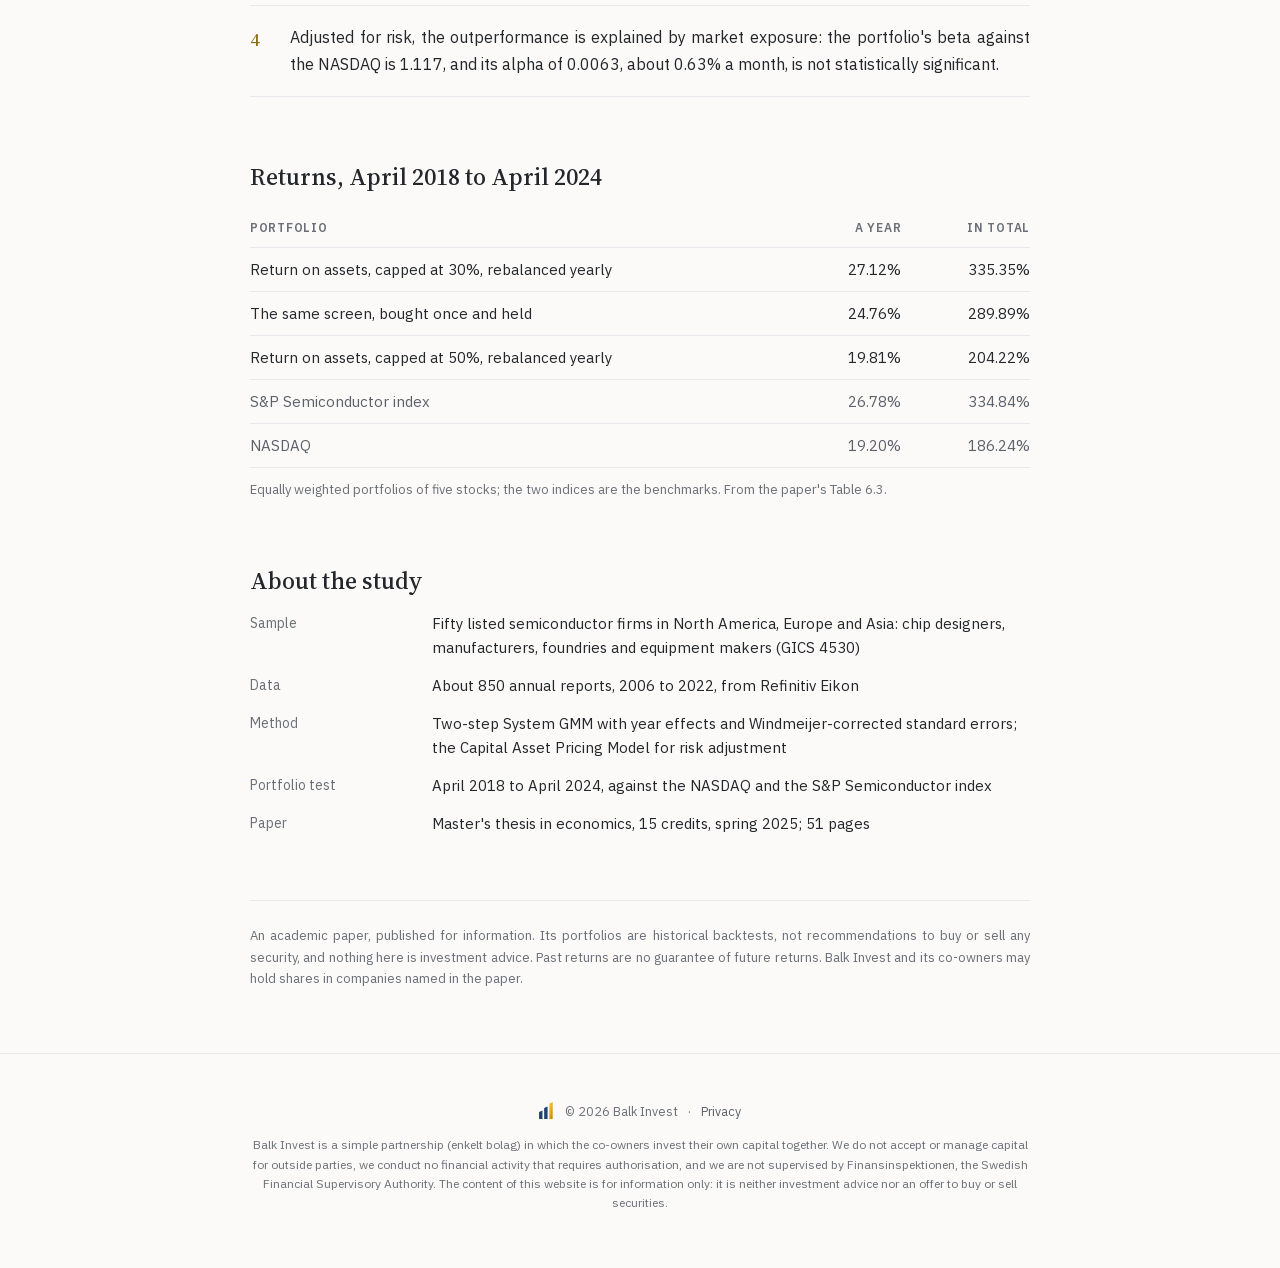
<file: research/semiconductor-formula/index.html>
<!DOCTYPE html>
<html lang="en">
<head>
  <meta charset="UTF-8">
  <meta name="viewport" content="width=device-width, initial-scale=1">
  <title>A Formula for Investing in the Semiconductor Industry · Balk Invest</title>
  <meta name="description" content="Which fundamentals predict semiconductor stock returns? A study of fifty firms finds return on assets the one robust predictor, and tests it as a portfolio.">
  <meta name="theme-color" content="#fbfaf8">
  <meta name="color-scheme" content="light">
  <link rel="canonical" href="https://balkinvest.se/research/semiconductor-formula/">
  <meta property="og:type" content="article">
  <meta property="og:site_name" content="Balk Invest">
  <meta property="og:title" content="A Formula for Investing in the Semiconductor Industry">
  <meta property="og:description" content="Which fundamentals predict semiconductor stock returns? Across fifty firms and seventeen years, return on assets is the one that holds up.">
  <meta property="og:locale" content="en_GB">
  <meta property="og:url" content="https://balkinvest.se/research/semiconductor-formula/">
  <meta property="og:image" content="https://balkinvest.se/assets/share.jpg">
  <meta property="og:image:width" content="1200">
  <meta property="og:image:height" content="630">
  <meta property="og:image:alt" content="Balk Invest: long-term investing, based on research.">
  <meta name="twitter:card" content="summary_large_image">
  <!-- The paper's record for Google Scholar. -->
  <meta name="citation_title" content="A Formula for Investing in the Semiconductor Industry: An Empirical Study Using Firm Fundamentals and System GMM">
  <meta name="citation_author" content="Andersson, Oskar">
  <meta name="citation_publication_date" content="2025">
  <meta name="citation_language" content="en">
  <meta name="citation_pdf_url" content="https://balkinvest.se/research/semiconductor-formula/a-formula-for-investing-in-the-semiconductor-industry.pdf">
  <link rel="icon" href="/favicon.ico" sizes="16x16 32x32 48x48">
  <link rel="icon" href="/favicon.svg" type="image/svg+xml">
  <link rel="icon" href="/favicon-48x48.png" sizes="48x48" type="image/png">
  <link rel="icon" href="/favicon-96x96.png" sizes="96x96" type="image/png">
  <link rel="icon" href="/favicon-192x192.png" sizes="192x192" type="image/png">
  <link rel="apple-touch-icon" href="/apple-touch-icon.png">
  <link rel="preload" href="/assets/fonts/source-serif-4-v14-latin.woff2" as="font" type="font/woff2" crossorigin>
  <link rel="preload" href="/assets/fonts/ibm-plex-sans-v23-latin.woff2" as="font" type="font/woff2" crossorigin>
  <link rel="stylesheet" href="/styles.css">
</head>
<body>
  <a class="skip-link" href="#main">Skip to content</a>

  <header class="site-header">
    <div class="header-inner">
      <!-- The platform's own mark and lettering, never redrawn or recoloured;
           on white the bars and lettering are the logo's navy. -->
      <a href="/" class="brand" aria-label="Balk Invest, home">
        <svg class="brand-mark" viewBox="0 0 56 60" xmlns="http://www.w3.org/2000/svg" aria-hidden="true" focusable="false">
          <defs>
            <linearGradient id="header-gold" x1="0%" y1="0%" x2="70%" y2="100%">
              <stop offset="0%" stop-color="#F9D563" />
              <stop offset="45%" stop-color="#EFB123" />
              <stop offset="100%" stop-color="#C4890F" />
            </linearGradient>
          </defs>
          <polygon class="brand-bar" points="0,35 12,30 12,60 0,60" />
          <polygon class="brand-bar" points="18,21 30,16 30,60 18,60" />
          <polygon points="36,5 48,0 48,60 36,60" fill="url(#header-gold)" />
        </svg>
        <span class="brand-text">
          <span class="brand-line">Balk</span>
          <span class="brand-line brand-line-accent">Invest</span>
        </span>
      </a>
      <nav class="site-nav" aria-label="Sections">
        <a href="/#platform" class="nav-wide">Platform</a>
        <a href="/#research" aria-current="page">Research</a>
        <a href="/#about">About</a>
        <a href="/#results">Results</a>
        <a href="/#contact">Contact</a>
      </nav>
    </div>
  </header>

  <main id="main" class="article">
    <a class="back-link" href="/#research">&larr; Research</a>

    <header class="article-header">
      <p class="kicker">Research &middot; Master's thesis</p>
      <div class="rule"></div>
      <h1>A Formula for Investing in the Semiconductor Industry</h1>
      <p class="paper-subtitle">An Empirical Study Using Firm Fundamentals and System GMM</p>
      <p class="paper-byline">Oskar Andersson &middot; Master's thesis in economics, 15 credits, spring 2025</p>
      <div class="paper-download">
        <a class="button button-gold" href="a-formula-for-investing-in-the-semiconductor-industry.pdf" type="application/pdf">Read the full paper</a>
        <span>PDF &middot; 51 pages &middot; 1.2 MB</span>
      </div>
    </header>

    <section class="article-section" aria-labelledby="abstract">
      <h2 id="abstract">Abstract</h2>
      <p>This thesis investigates whether firm-specific financial metrics can predict stock returns in the semiconductor industry and whether these predictors can form the basis of a systematic investment strategy. Using a panel of fifty global semiconductor firms from 2006 to 2022, the analysis applies a two-step System Generalized Method of Moments estimator to address endogeneity and firm heterogeneity. Return on assets emerges as the most robust and statistically significant predictor of future stock returns, reflecting the central role of asset efficiency in this capital-intensive sector.</p>
      <p>Portfolio tests compare buy-and-hold and annually rebalanced strategies against the NASDAQ benchmark. The results show that ROA-based portfolios achieve superior raw performance, particularly when rebalanced annually, although excess returns largely reflect higher market exposure once risk adjustment is applied. Within the framework of the Adaptive Market Hypothesis, the findings suggest that profitability-based strategies may occasionally capture time-varying inefficiencies, but their effectiveness depends on evolving market conditions.</p>
      <p>The results overall show that, in a semiconductor-specific dynamic panel that accounts for unobserved firm effects and endogeneity, return on assets is the only robust fundamental predictor of stock returns. This motivates an investment formula that can narrow the set of firms investors need to evaluate when making investment decisions in this sector.</p>
    </section>

    <section class="article-section" aria-labelledby="findings">
      <h2 id="findings">Key findings</h2>
      <ol class="findings">
        <li>Return on assets is the one fundamental that predicts returns robustly. Estimated with System GMM, its coefficient of 0.429 is significant at the 0.1% level and passes the tests of the instruments and of autocorrelation. Return on equity, return on capital employed, operating margin, leverage, R&amp;D intensity and revenue growth each fail a test or are not significant.</li>
        <li>An equally weighted portfolio of the five firms with the highest return on assets, capped at 30% and rebalanced each year, returned 27.12% a year from April 2018 to April 2024, against 19.20% for the NASDAQ and 26.78% for the S&amp;P Semiconductor index.</li>
        <li>Updating the portfolio matters: the same five firms bought in 2018 and held for six years returned 24.76% a year. With the cap at 50% instead, the rebalanced portfolio returned 19.81%, consistent with very high returns on assets reflecting temporary conditions rather than lasting efficiency.</li>
        <li>Adjusted for risk, the outperformance is explained by market exposure: the portfolio's beta against the NASDAQ is 1.117, and its alpha of 0.0063, about 0.63% a month, is not statistically significant.</li>
      </ol>
    </section>

    <section class="article-section" aria-labelledby="returns">
      <h2 id="returns">Returns, April 2018 to April 2024</h2>
      <div class="table-scroll">
        <table class="data-table">
          <caption>Equally weighted portfolios of five stocks; the two indices are the benchmarks. From the paper's Table 6.3.</caption>
          <thead>
            <tr>
              <th scope="col">Portfolio</th>
              <th scope="col" class="number">A year</th>
              <th scope="col" class="number">In total</th>
            </tr>
          </thead>
          <tbody>
            <tr>
              <td>Return on assets, capped at 30%, rebalanced yearly</td>
              <td class="number">27.12%</td>
              <td class="number">335.35%</td>
            </tr>
            <tr>
              <td>The same screen, bought once and held</td>
              <td class="number">24.76%</td>
              <td class="number">289.89%</td>
            </tr>
            <tr>
              <td>Return on assets, capped at 50%, rebalanced yearly</td>
              <td class="number">19.81%</td>
              <td class="number">204.22%</td>
            </tr>
            <tr class="benchmark">
              <td>S&amp;P Semiconductor index</td>
              <td class="number">26.78%</td>
              <td class="number">334.84%</td>
            </tr>
            <tr class="benchmark">
              <td>NASDAQ</td>
              <td class="number">19.20%</td>
              <td class="number">186.24%</td>
            </tr>
          </tbody>
        </table>
      </div>
    </section>

    <section class="article-section" aria-labelledby="study">
      <h2 id="study">About the study</h2>
      <dl class="facts">
        <dt>Sample</dt>
        <dd>Fifty listed semiconductor firms in North America, Europe and Asia: chip designers, manufacturers, foundries and equipment makers (GICS 4530)</dd>
        <dt>Data</dt>
        <dd>About 850 annual reports, 2006 to 2022, from Refinitiv Eikon</dd>
        <dt>Method</dt>
        <dd>Two-step System GMM with year effects and Windmeijer-corrected standard errors; the Capital Asset Pricing Model for risk adjustment</dd>
        <dt>Portfolio test</dt>
        <dd>April 2018 to April 2024, against the NASDAQ and the S&amp;P Semiconductor index</dd>
        <dt>Paper</dt>
        <dd>Master's thesis in economics, 15 credits, spring 2025; 51 pages</dd>
      </dl>
    </section>

    <p class="article-note">An academic paper, published for information. Its portfolios are historical backtests, not recommendations to buy or sell any security, and nothing here is investment advice. Past returns are no guarantee of future returns. Balk Invest and its co-owners may hold shares in companies named in the paper.</p>
  </main>

  <footer class="site-footer">
    <div class="footer-brand">
      <svg class="brand-mark" viewBox="0 0 56 60" xmlns="http://www.w3.org/2000/svg" aria-hidden="true" focusable="false">
        <defs>
          <linearGradient id="footer-gold" x1="0%" y1="0%" x2="70%" y2="100%">
            <stop offset="0%" stop-color="#F9D563" />
            <stop offset="45%" stop-color="#EFB123" />
            <stop offset="100%" stop-color="#C4890F" />
          </linearGradient>
        </defs>
        <polygon class="brand-bar" points="0,35 12,30 12,60 0,60" />
        <polygon class="brand-bar" points="18,21 30,16 30,60 18,60" />
        <polygon points="36,5 48,0 48,60 36,60" fill="url(#footer-gold)" />
      </svg>
      <span>&copy; 2026 Balk Invest</span>
      <span aria-hidden="true">&middot;</span>
      <a href="/privacy/">Privacy</a>
    </div>
    <p class="legal">Balk Invest is a simple partnership (enkelt bolag) in which the co-owners invest their own capital together. We do not accept or manage capital for outside parties, we conduct no financial activity that requires authorisation, and we are not supervised by Finansinspektionen, the Swedish Financial Supervisory Authority. The content of this website is for information only: it is neither investment advice nor an offer to buy or sell securities.</p>
  </footer>

</body>
</html>
</file>
<file: styles.css>
/* Balk Invest - the website.

   The layout is the August site's sections - hero, the platform, about, the
   results on a navy band, contact and footer centred - on one grid: the
   header, the hero and every section share one width and one left edge, the
   logo's. Running text keeps a readable measure inside it. The look is the platform's own, set for white paper: the
   colours are the ones its annual report and workbooks use
   (data/reports/report_colors.py in the app), titles in ink, gold the one
   accent, the app's two typefaces, and its logo, never redrawn. */

/* ---- Typefaces: the app's own files, stored with the site --------------------
   No request leaves the site's address, so no visitor's details reach a font
   service and the page needs no consent banner. */

@font-face {
  font-family: "IBM Plex Sans";
  font-style: normal;
  font-weight: 400 600;
  font-display: swap;
  src: url("assets/fonts/ibm-plex-sans-v23-latin.woff2") format("woff2");
  unicode-range: U+0000-00FF, U+0131, U+0152-0153, U+02BB-02BC, U+02C6, U+02DA, U+02DC, U+0304, U+0308, U+0329, U+2000-206F, U+20AC, U+2122, U+2191, U+2193, U+2212, U+2215, U+FEFF, U+FFFD;
}

@font-face {
  font-family: "IBM Plex Sans";
  font-style: normal;
  font-weight: 400 600;
  font-display: swap;
  src: url("assets/fonts/ibm-plex-sans-v23-latin-ext.woff2") format("woff2");
  unicode-range: U+0100-02BA, U+02BD-02C5, U+02C7-02CC, U+02CE-02D7, U+02DD-02FF, U+0304, U+0308, U+0329, U+1D00-1DBF, U+1E00-1E9F, U+1EF2-1EFF, U+2020, U+20A0-20AB, U+20AD-20C0, U+2113, U+2C60-2C7F, U+A720-A7FF;
}

@font-face {
  font-family: "Source Serif 4";
  font-style: normal;
  font-weight: 400 600;
  font-display: swap;
  src: url("assets/fonts/source-serif-4-v14-latin.woff2") format("woff2");
  unicode-range: U+0000-00FF, U+0131, U+0152-0153, U+02BB-02BC, U+02C6, U+02DA, U+02DC, U+0304, U+0308, U+0329, U+2000-206F, U+20AC, U+2122, U+2191, U+2193, U+2212, U+2215, U+FEFF, U+FFFD;
}

@font-face {
  font-family: "Source Serif 4";
  font-style: normal;
  font-weight: 400 600;
  font-display: swap;
  src: url("assets/fonts/source-serif-4-v14-latin-ext.woff2") format("woff2");
  unicode-range: U+0100-02BA, U+02BD-02C5, U+02C7-02CC, U+02CE-02D7, U+02DD-02FF, U+0304, U+0308, U+0329, U+1D00-1DBF, U+1E00-1E9F, U+1EF2-1EFF, U+2020, U+20A0-20AB, U+20AD-20C0, U+2113, U+2C60-2C7F, U+A720-A7FF;
}

/* ---- The house palette, on white paper --------------------------------------- */

:root {
  --background: #fbfaf8;
  /* Titles and figures in ink, as the app's are. */
  --text: #23262b;
  --text-muted: #5c6169;
  /* Small print. Not lighter: anything paler fails the contrast a reader needs
     at 12 px on this ground. */
  --text-faint: #6b7078;
  --border: #e7e9ed;
  /* Gold is the one accent: --gold for rules, bars and fills, --gold-text for
     gold as words, dark enough to read on white. */
  --gold: #c9a65c;
  --gold-hover: #b8934a;
  --gold-text: #8a6d1d;
  /* The logo's own navy: its bars and lettering, and the results band. */
  --navy: #1f3f77;
  --logo-muted: #7a7f88;

  --font-body: "IBM Plex Sans", -apple-system, BlinkMacSystemFont, "Segoe UI", Helvetica, Arial, sans-serif;
  --font-display: "Source Serif 4", Georgia, serif;

  /* One width for everything, and a readable measure for running text. */
  --wide: 1160px;
  --measure: 700px;
  /* A paper's page: one centred column, a little wider than a section's text. */
  --paper-width: 780px;
  --side: 48px;

  /* One spacing scale. Each section is padded by half the gap between
     sections, so two in a row are 128 px apart and never twice that; the
     band is padded more because its own edge is part of the break. A
     section's text sits --block-gap above its film, principles or figures. */
  --section-pad: 64px;
  --band-pad: 96px;
  --block-gap: 48px;

  color-scheme: light;
}

/* ---- Base --------------------------------------------------------------------- */

*,
*::before,
*::after {
  box-sizing: border-box;
}

html {
  scroll-behavior: smooth;
  -webkit-text-size-adjust: 100%;
}

@media (prefers-reduced-motion: reduce) {
  html {
    scroll-behavior: auto;
  }
}

/* A short page still ends at the foot of the window: the footer is pushed
   down by the main content, never left floating halfway up. */
body {
  min-height: 100vh;
  display: flex;
  flex-direction: column;
  margin: 0;
  background: var(--background);
  color: var(--text);
  font-family: var(--font-body);
  -webkit-font-smoothing: antialiased;
  -moz-osx-font-smoothing: grayscale;
}

a {
  color: var(--gold-text);
  text-decoration: none;
}

a:hover {
  color: var(--text);
}

:focus-visible {
  outline: 2px solid var(--gold-text);
  outline-offset: 3px;
  border-radius: 4px;
}

h1,
h2,
h3 {
  margin: 0;
  color: var(--text);
  font-family: var(--font-display);
  font-weight: 500;
}

img,
video,
svg {
  display: block;
  max-width: 100%;
}

/* A section reached from the header lands below it, not under it. */
section[id] {
  scroll-margin-top: 80px;
}

/* ---- The header ----------------------------------------------------------------- */

.site-header {
  position: sticky;
  top: 0;
  z-index: 10;
  background: rgba(251, 250, 248, 0.94);
  -webkit-backdrop-filter: blur(8px);
  backdrop-filter: blur(8px);
  border-bottom: 1px solid var(--border);
}

.header-inner {
  max-width: var(--wide);
  margin: 0 auto;
  padding: 18px var(--side);
  display: flex;
  align-items: center;
  justify-content: space-between;
  gap: 24px;
}

/* The mark and its lettering as the app sets them (ui/css/01_base.css
   .brand*), at the login page's size, coloured as the logo's light files. */
.brand {
  display: flex;
  align-items: center;
  gap: 12px;
  flex-shrink: 0;
}

.brand-mark {
  width: 30px;
  height: 32px;
  flex-shrink: 0;
}

.brand-bar {
  fill: var(--navy);
}

.brand-text {
  display: flex;
  flex-direction: column;
  line-height: 1;
}

.brand-line {
  color: var(--navy);
  font-family: var(--font-display);
  font-size: 22px;
  font-weight: 600;
  letter-spacing: 0.02em;
  text-transform: uppercase;
}

.brand-line-accent {
  margin-top: 3px;
  color: var(--logo-muted);
  font-family: var(--font-body);
  font-size: 12px;
  font-weight: 500;
  letter-spacing: 0.22em;
}

.site-nav {
  display: flex;
  align-items: center;
  gap: 36px;
}

.site-nav a {
  color: var(--text-muted);
  font-size: 14.5px;
}

.site-nav a:hover,
.site-nav a[aria-current="page"] {
  color: var(--text);
}

/* ---- Shared ------------------------------------------------------------------- */

.kicker {
  margin: 0 0 12px;
  color: var(--gold-text);
  font-size: 12.5px;
  font-weight: 600;
  letter-spacing: 0.14em;
  text-transform: uppercase;
}

/* Gold as words on the navy band: the app's gold for text on a dark ground,
   6.2 to 1 against the navy (the rule's gold would be 4.5, too faint). */
.kicker-light {
  color: #e3c681;
}

/* The short gold bar where a section begins - the app's mark of it. */
.rule {
  width: 44px;
  height: 2px;
  margin-bottom: 24px;
  background: var(--gold);
}

.lede {
  max-width: 480px;
  margin: 0 0 36px;
  color: var(--text-muted);
  font-size: 17px;
  line-height: 1.65;
}

.button {
  display: inline-block;
  padding: 13px 28px;
  border: 1px solid transparent;
  border-radius: 6px;
  font-size: 14.5px;
  font-weight: 600;
  transition: background-color 0.15s, border-color 0.15s, color 0.15s;
}

/* Solid gold, as the platform's login: the one thing to do here. */
.button-gold {
  background: var(--gold);
  color: var(--text);
}

.button-gold:hover {
  background: var(--gold-hover);
  color: var(--text);
}

/* ---- The hero ----------------------------------------------------------------- */

.hero {
  max-width: var(--wide);
  margin: 0 auto;
  padding: 88px var(--side) var(--section-pad);
  display: grid;
  grid-template-columns: repeat(auto-fit, minmax(min(320px, 100%), 1fr));
  align-items: center;
  gap: 64px;
}

.hero .kicker {
  margin-bottom: 20px;
}

.hero h1 {
  margin-bottom: 24px;
  font-size: 48px;
  line-height: 1.15;
  letter-spacing: -0.005em;
}

.hero-photo {
  height: 420px;
  overflow: hidden;
  border-radius: 10px;
  background: linear-gradient(135deg, #e4e7ee, #cfd6e4);
}

.hero-photo img {
  width: 100%;
  height: 100%;
  object-fit: cover;
  object-position: 58% 50%;
}

/* ---- Sections ------------------------------------------------------------------ */

.section {
  max-width: var(--wide);
  margin: 0 auto;
  padding: var(--section-pad) var(--side);
}

.section h2,
.results h2 {
  margin-bottom: 20px;
  font-size: 32px;
  line-height: 1.25;
}

/* Running text: no space after the last paragraph, so what follows sets the
   distance itself. Only plain paragraphs - a label or the build line has a
   class and keeps its own size and spacing. */
.section > p:not([class]) {
  max-width: var(--measure);
  margin: 0;
  font-size: 16.5px;
  line-height: 1.75;
}

.section > p:not([class]) + p:not([class]) {
  margin-top: 16px;
}

/* A row of short named points on a hairline - About's principles and what
   the platform does. The column count is set per row and steps down by
   whole rows, so a row never ends on one stray item. */
.points {
  margin-top: var(--block-gap);
  padding-top: 32px;
  display: grid;
  gap: 32px 48px;
  border-top: 1px solid var(--border);
}

.points-four {
  grid-template-columns: repeat(4, minmax(0, 1fr));
}

.points-three {
  grid-template-columns: repeat(3, minmax(0, 1fr));
}

.points h3 {
  margin-bottom: 8px;
  font-size: 17px;
  font-weight: 600;
}

.points p {
  margin: 0;
  color: var(--text-muted);
  font-size: 14px;
  line-height: 1.6;
}

/* ---- Research ------------------------------------------------------------------ */

/* The papers, newest first, one row each on a hairline: what kind of paper
   and when, then its title and one line on what it found. */
.papers {
  margin: var(--block-gap) 0 0;
  padding: 0;
  list-style: none;
  border-top: 1px solid var(--border);
}

.paper-item {
  display: grid;
  grid-template-columns: 180px minmax(0, 1fr);
  gap: 8px 48px;
  padding: 32px 0;
  border-bottom: 1px solid var(--border);
}

.paper-meta {
  margin: 0;
  padding-top: 4px;
  color: var(--text-faint);
  font-size: 13px;
  line-height: 1.6;
}

.paper-item h3 {
  margin-bottom: 10px;
  font-size: 22px;
  line-height: 1.3;
}

.paper-item h3 a {
  color: var(--text);
}

.paper-item h3 a:hover {
  color: var(--gold-text);
}

.paper-item p {
  max-width: 620px;
  margin: 0;
  color: var(--text-muted);
  font-size: 15px;
  line-height: 1.65;
}

.paper-link {
  display: inline-block;
  margin-top: 14px;
  font-size: 14px;
  font-weight: 600;
}


/* ---- The results band ------------------------------------------------------- */

.results {
  padding: var(--band-pad) var(--side);
  background: var(--navy);
}

.results-inner {
  max-width: calc(var(--wide) - 2 * var(--side));
  margin: 0 auto;
}

.results h2 {
  color: #fff;
}

.results .lede {
  max-width: 640px;
  margin-bottom: var(--block-gap);
  color: rgba(255, 255, 255, 0.75);
  font-size: 16px;
  line-height: 1.7;
}

.stats {
  display: grid;
  grid-template-columns: repeat(3, minmax(0, 1fr));
  gap: 24px 48px;
}

.stat {
  padding-left: 18px;
  border-left: 2px solid var(--gold);
}

.stat-value {
  color: #fff;
  font-family: var(--font-display);
  font-size: 30px;
  font-variant-numeric: tabular-nums;
}

.stat-label {
  margin-top: 6px;
  color: rgba(255, 255, 255, 0.65);
  font-size: 13px;
}

.notice {
  max-width: 640px;
  margin: 32px 0 0;
  color: rgba(255, 255, 255, 0.65);
  font-size: 12.5px;
  line-height: 1.6;
}

/* ---- The film --------------------------------------------------------------- */

.film {
  margin: var(--block-gap) 0 0;
}

.film-frame {
  position: relative;
  overflow: hidden;
  aspect-ratio: 16 / 9;
  border-radius: 10px;
  /* The film's own ground, the app's, so frame and film are one. */
  background: #0b0f16;
  box-shadow: 0 24px 60px rgba(35, 38, 43, 0.18);
}

.film-frame video {
  width: 100%;
  height: 100%;
  object-fit: contain;
  background: #0b0f16;
}

.film-play {
  position: absolute;
  inset: 0;
  width: 76px;
  height: 76px;
  margin: auto;
  padding: 0;
  display: grid;
  place-items: center;
  border: 0;
  border-radius: 50%;
  background: var(--gold);
  color: var(--text);
  box-shadow: 0 10px 30px rgba(0, 0, 0, 0.35);
  cursor: pointer;
  transition: background-color 0.15s, transform 0.15s;
}

.film-play:hover {
  background: var(--gold-hover);
  transform: scale(1.04);
}

.film-play[hidden] {
  display: none;
}

.film-play svg {
  width: 28px;
  height: 28px;
  margin-left: 4px;
  fill: currentColor;
}

.film figcaption {
  margin-top: 14px;
  color: var(--text-faint);
  font-size: 13px;
  line-height: 1.6;
}

/* ---- Contact ------------------------------------------------------------------ */

.contact {
  text-align: center;
}

.contact .rule {
  margin-left: auto;
  margin-right: auto;
}

.contact > p:not([class]) {
  max-width: 520px;
  margin: 0 auto 32px;
  color: var(--text-muted);
  font-size: 16px;
  line-height: 1.7;
}

/* ---- Pages of one column: a paper, privacy, "not found" -------------------------
   One reading column, centred, as an article is read: everything in it shares
   one left edge and the reading measure. The home page keeps the logo's grid,
   where sections run the full width. */

.article {
  max-width: calc(var(--paper-width) + 2 * var(--side));
  margin: 0 auto;
  padding: 48px var(--side) var(--section-pad);
}

.back-link {
  display: inline-block;
  margin-bottom: 48px;
  color: var(--text-muted);
  font-size: 14px;
}

.back-link:hover {
  color: var(--text);
}

.article-header h1 {
  margin-bottom: 14px;
  font-size: 42px;
  line-height: 1.15;
  letter-spacing: -0.005em;
}

.paper-subtitle {
  margin: 0 0 20px;
  color: var(--text-muted);
  font-family: var(--font-display);
  font-size: 21px;
  line-height: 1.4;
}

.paper-byline {
  margin: 0 0 32px;
  color: var(--text-faint);
  font-size: 14px;
  line-height: 1.6;
}

/* An address is never hyphenated or broken: a reader may copy it. */
.article-section a[href^="mailto:"] {
  white-space: nowrap;
  -webkit-hyphens: none;
  hyphens: none;
}

/* One line under a page's title, for a page that is only that. */
.article-lede {
  margin: 20px 0 0;
  color: var(--text-muted);
  font-size: 17px;
  line-height: 1.7;
}

.article-actions {
  margin-top: 32px;
}

.paper-download {
  display: flex;
  flex-wrap: wrap;
  align-items: center;
  gap: 12px 20px;
}

.paper-download span {
  color: var(--text-faint);
  font-size: 13px;
}

.article-section {
  margin-top: calc(var(--block-gap) + 16px);
}

.article-section h2 {
  margin-bottom: 16px;
  font-size: 24px;
  line-height: 1.3;
}

.article-section > p {
  margin: 0;
  font-size: 16.5px;
  line-height: 1.75;
}

.article-section > p + p {
  margin-top: 16px;
}

main {
  flex: 1 0 auto;
  scroll-margin-top: 80px;
}

/* Small links get a larger, invisible area to tap - about 38 px tall - without
   moving anything: a thumb need not hit the words exactly. */
.site-nav a,
.back-link,
.paper-link,
.footer-brand a {
  position: relative;
}

.site-nav a::after,
.back-link::after,
.paper-link::after,
.footer-brand a::after {
  content: "";
  position: absolute;
  inset: -10px -6px;
}

/* For keyboard users: the first thing Tab reaches, shown only then, so the
   header's links need not be passed on every page. */
.skip-link {
  position: absolute;
  top: -100px;
  left: var(--side);
  z-index: 20;
  padding: 10px 16px;
  border-radius: 6px;
  background: var(--gold);
  color: var(--text);
  font-size: 14px;
  font-weight: 600;
}

.skip-link:focus {
  top: 12px;
}

/* Running text set justified, as the papers themselves are, and hyphenated
   so the word spacing stays even. On a phone's narrow column it goes back to
   flush left, where justifying would open gaps between words. */
.article-section > p,
.findings li,
.article-note {
  text-align: justify;
  -webkit-hyphens: auto;
  hyphens: auto;
}

/* Numbered findings on hairlines, the number in the serif's gold. */
.findings {
  margin: 0;
  padding: 0;
  list-style: none;
  counter-reset: finding;
  border-bottom: 1px solid var(--border);
}

.findings li {
  position: relative;
  padding: 18px 0 18px 40px;
  border-top: 1px solid var(--border);
  font-size: 16px;
  line-height: 1.7;
  counter-increment: finding;
}

.findings li::before {
  content: counter(finding);
  position: absolute;
  left: 0;
  top: 17px;
  color: var(--gold-text);
  font-family: var(--font-display);
  font-size: 19px;
}

/* A table of figures as the app sets them: hairlines, numbers right-aligned
   in even columns. Wider than a phone, it scrolls inside its own box. */
.table-scroll {
  overflow-x: auto;
}

.data-table {
  width: 100%;
  border-collapse: collapse;
  font-size: 15px;
  font-variant-numeric: tabular-nums;
}

.data-table th,
.data-table td {
  padding: 12px 0;
  border-bottom: 1px solid var(--border);
  text-align: left;
  vertical-align: top;
}

.data-table thead th {
  color: var(--text-faint);
  font-size: 12px;
  font-weight: 600;
  letter-spacing: 0.06em;
  text-transform: uppercase;
}

.data-table .number {
  padding-left: 24px;
  text-align: right;
  white-space: nowrap;
}

.data-table .benchmark td {
  color: var(--text-muted);
}

.data-table .total td {
  font-weight: 600;
}

.data-table caption {
  padding-top: 12px;
  caption-side: bottom;
  color: var(--text-faint);
  font-size: 13px;
  line-height: 1.6;
  text-align: left;
}

.facts {
  margin: 0;
  display: grid;
  grid-template-columns: 150px minmax(0, 1fr);
  gap: 14px 32px;
}

.facts dt {
  color: var(--text-faint);
  font-size: 14px;
  line-height: 1.6;
}

.facts dd {
  margin: 0;
  font-size: 15px;
  line-height: 1.6;
}

.article-note {
  margin: calc(var(--block-gap) + 16px) 0 0;
  padding-top: 24px;
  border-top: 1px solid var(--border);
  color: var(--text-faint);
  font-size: 13px;
  line-height: 1.65;
}

/* ---- The footer --------------------------------------------------------------- */

.site-footer {
  padding: 48px var(--side) 56px;
  display: flex;
  flex-direction: column;
  align-items: center;
  gap: 16px;
  border-top: 1px solid var(--border);
  text-align: center;
}

.footer-brand {
  display: flex;
  align-items: center;
  gap: 10px;
  color: var(--text-faint);
  font-size: 12.5px;
}

/* The footer's one link, quiet as the small print around it. */
.footer-brand a {
  color: var(--text-muted);
}

.footer-brand a:hover,
.footer-brand a[aria-current="page"] {
  color: var(--text);
}

.footer-brand .brand-mark {
  width: 16px;
  height: 17px;
}

/* As wide as a paper's column, so on its page the small print lines up with
   the text above it, and runs to four lines rather than six. */
.legal {
  max-width: var(--paper-width);
  margin: 0;
  color: var(--text-faint);
  font-size: 12px;
  line-height: 1.6;
}

/* ---- Smaller screens ---------------------------------------------------------- */

@media (max-width: 900px) {
  .points-four,
  .points-three {
    grid-template-columns: repeat(2, minmax(0, 1fr));
  }
}

@media (max-width: 640px) {
  :root {
    --side: 24px;
    --section-pad: 48px;
    --band-pad: 72px;
    --block-gap: 32px;
  }

  /* As the app's header below 640 px: the mark alone. */
  .brand-text {
    display: none;
  }

  .site-nav {
    gap: 20px;
  }

  .site-nav a {
    font-size: 14px;
  }

  /* Five links do not fit beside the mark on a phone. Platform gives way:
     the hero's button leads to the film. */
  .site-nav .nav-wide {
    display: none;
  }

  .hero {
    padding-top: 48px;
    gap: 40px;
  }

  .hero h1 {
    font-size: 34px;
  }

  .hero-photo {
    height: auto;
    aspect-ratio: 4 / 3;
  }

  .section h2,
  .results h2 {
    font-size: 27px;
  }

  .points-four,
  .points-three,
  .stats {
    grid-template-columns: minmax(0, 1fr);
  }

  .paper-item {
    grid-template-columns: minmax(0, 1fr);
  }

  /* On a phone each label sits over its value, the pairs set apart. */
  .facts {
    grid-template-columns: minmax(0, 1fr);
    gap: 2px;
  }

  .facts dd + dt {
    margin-top: 14px;
  }

  .article-header h1 {
    font-size: 31px;
  }

  .article-section > p,
  .findings li,
  .article-note {
    text-align: left;
  }

  .paper-subtitle {
    font-size: 18px;
  }

  .film-play {
    width: 60px;
    height: 60px;
  }

  .film-play svg {
    width: 22px;
    height: 22px;
  }
}

@media (max-width: 380px) {
  .site-nav {
    gap: 14px;
  }
}
</file>
